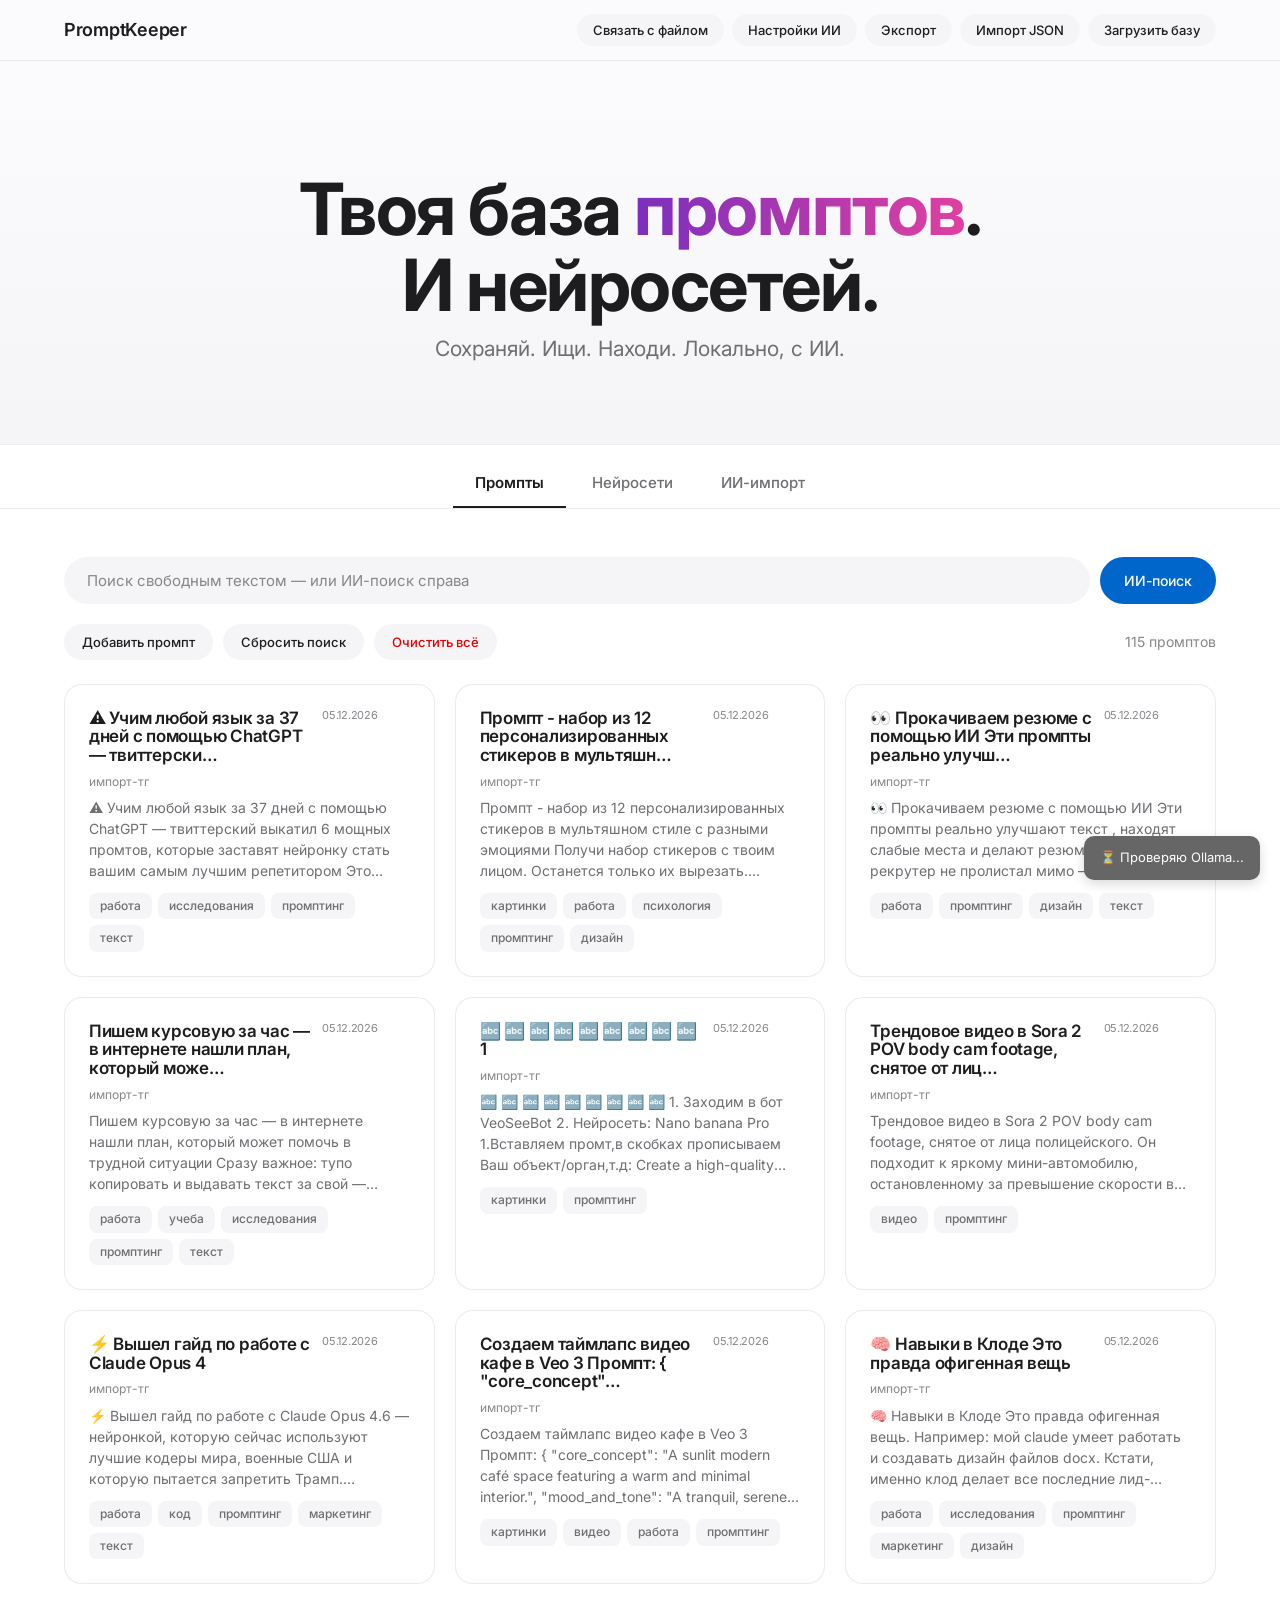
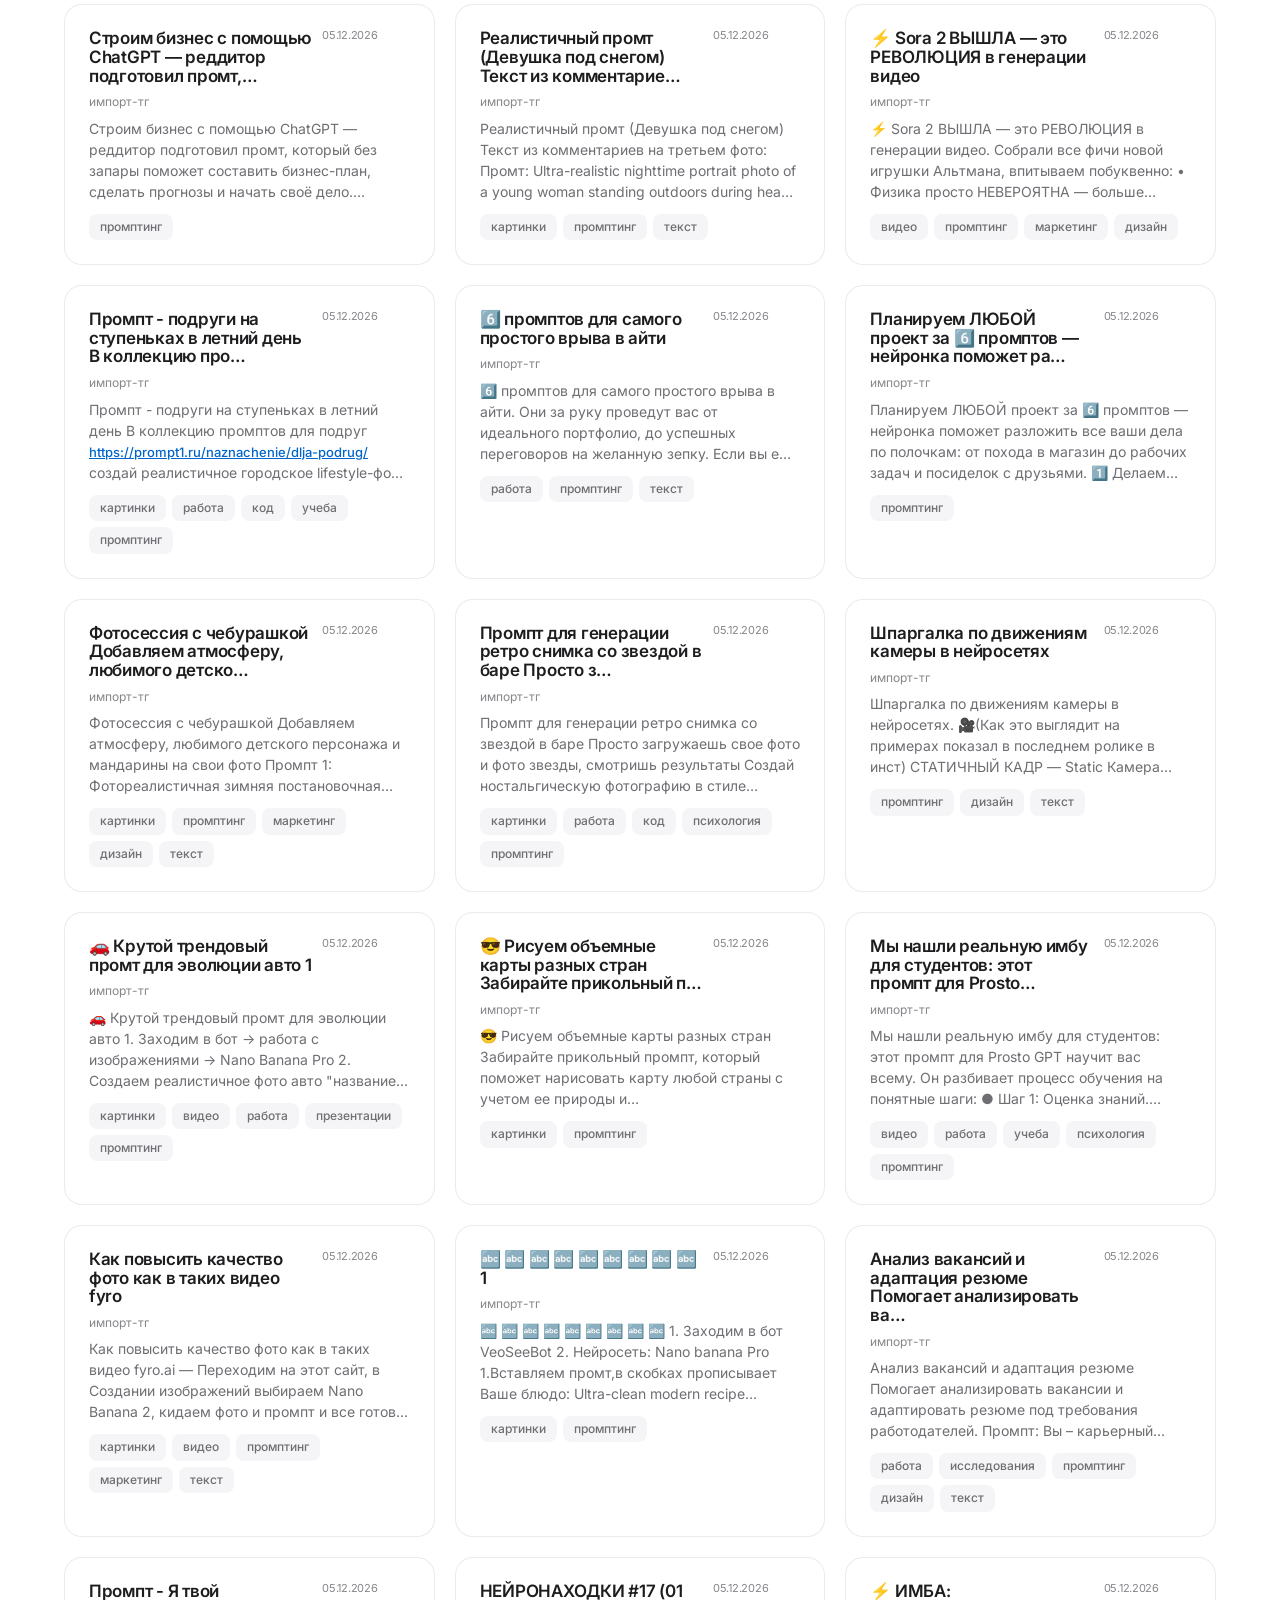
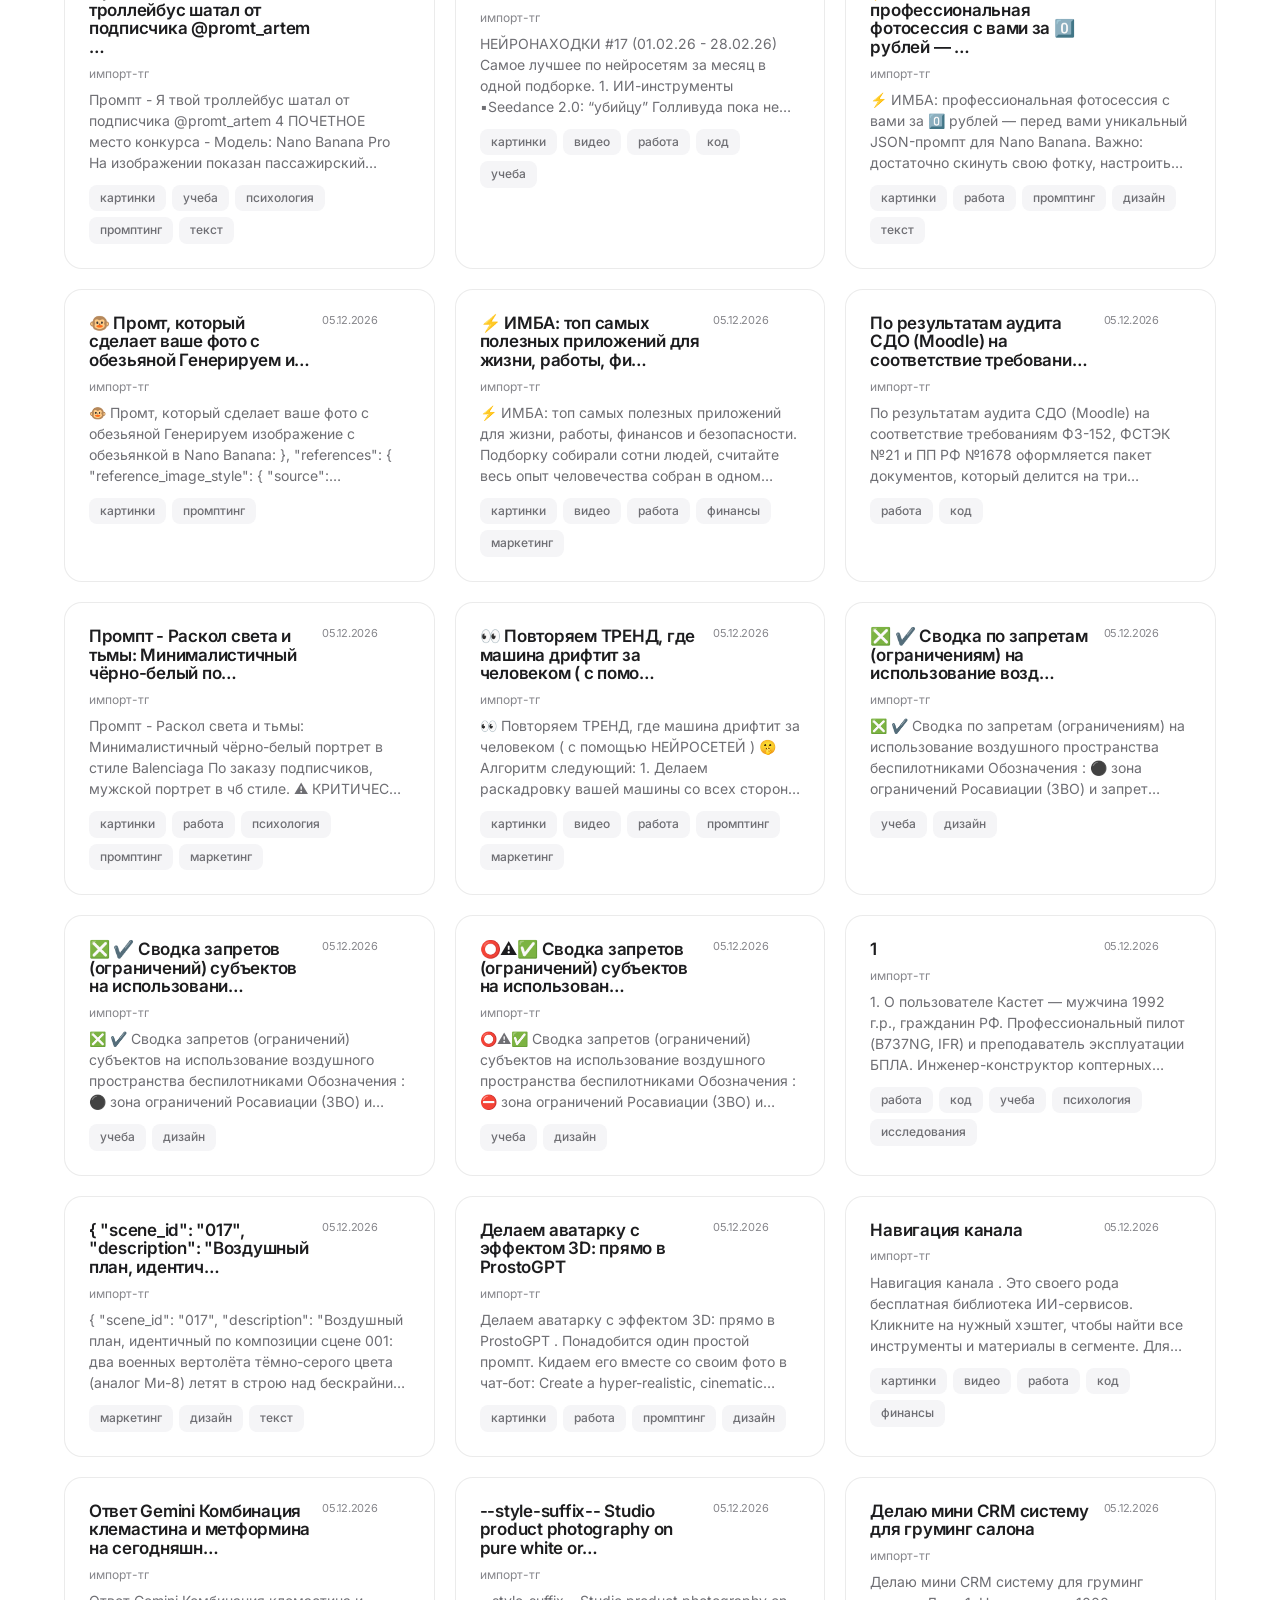
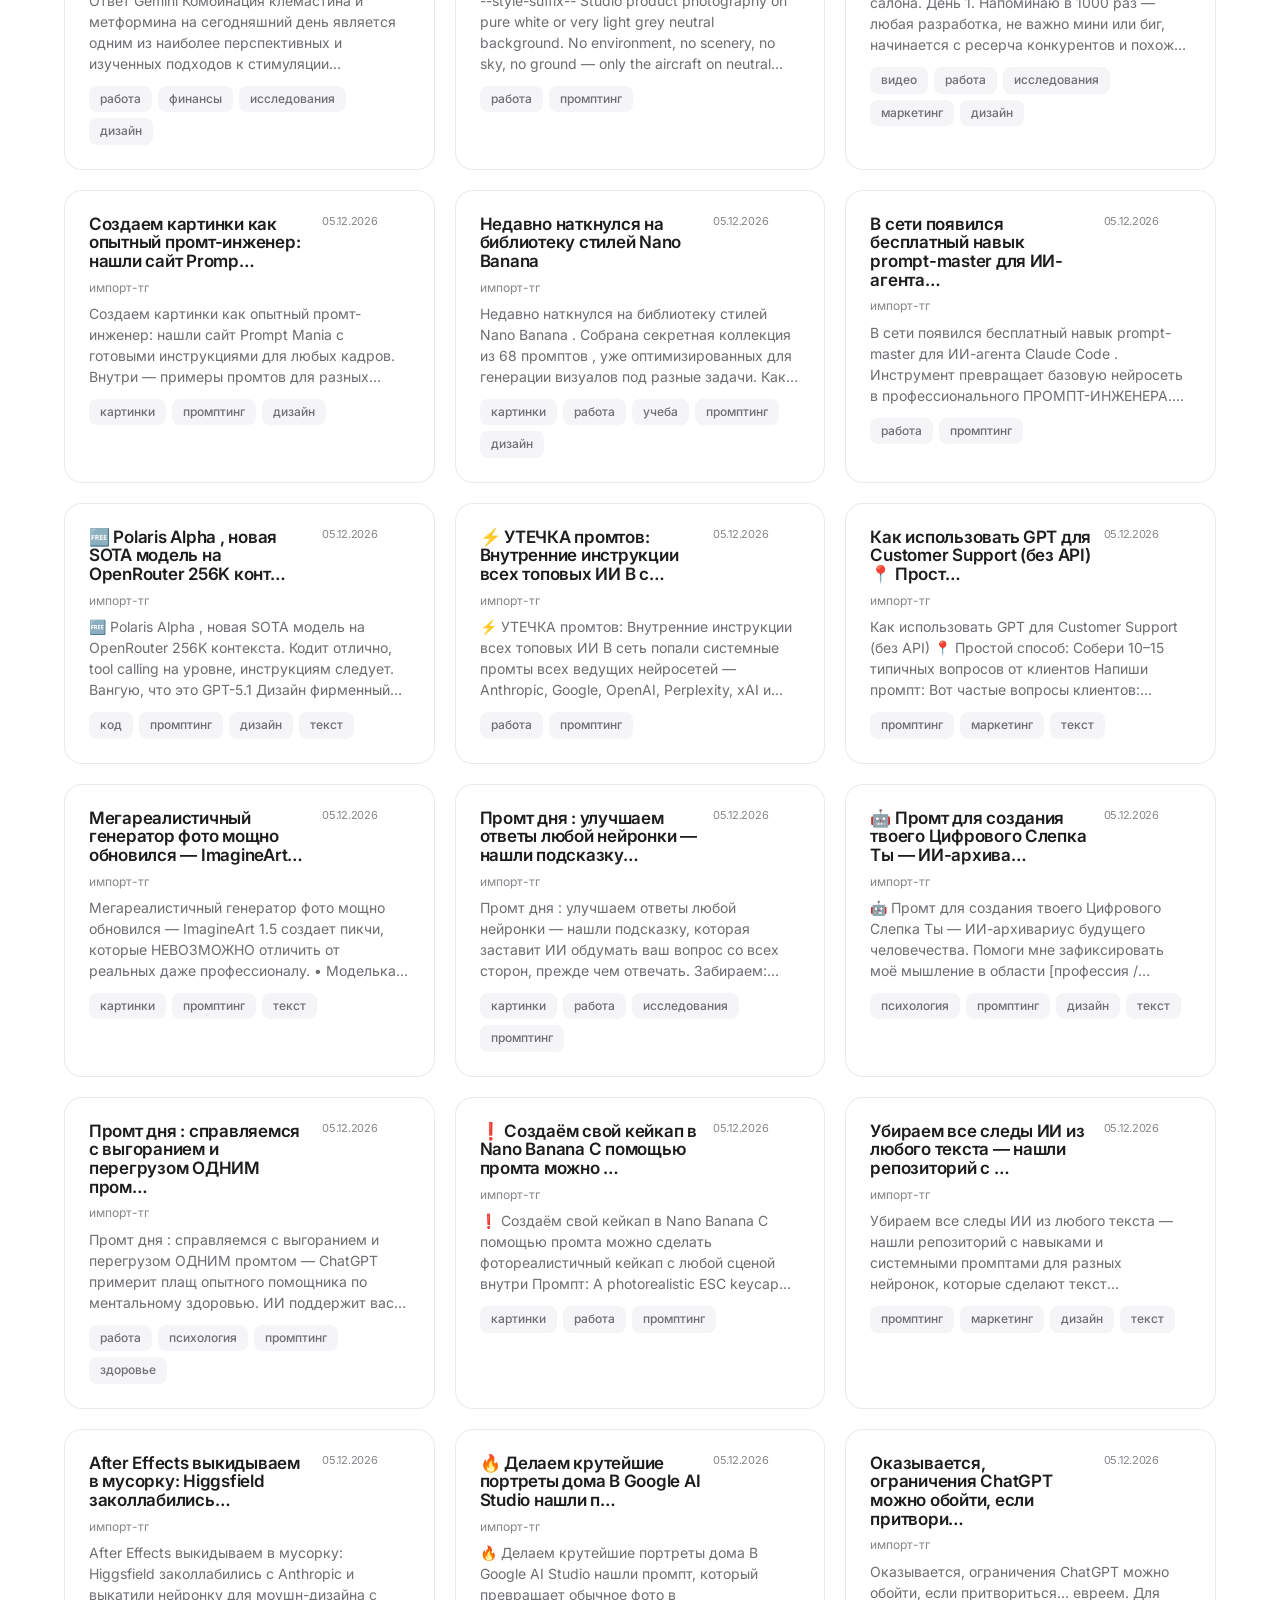
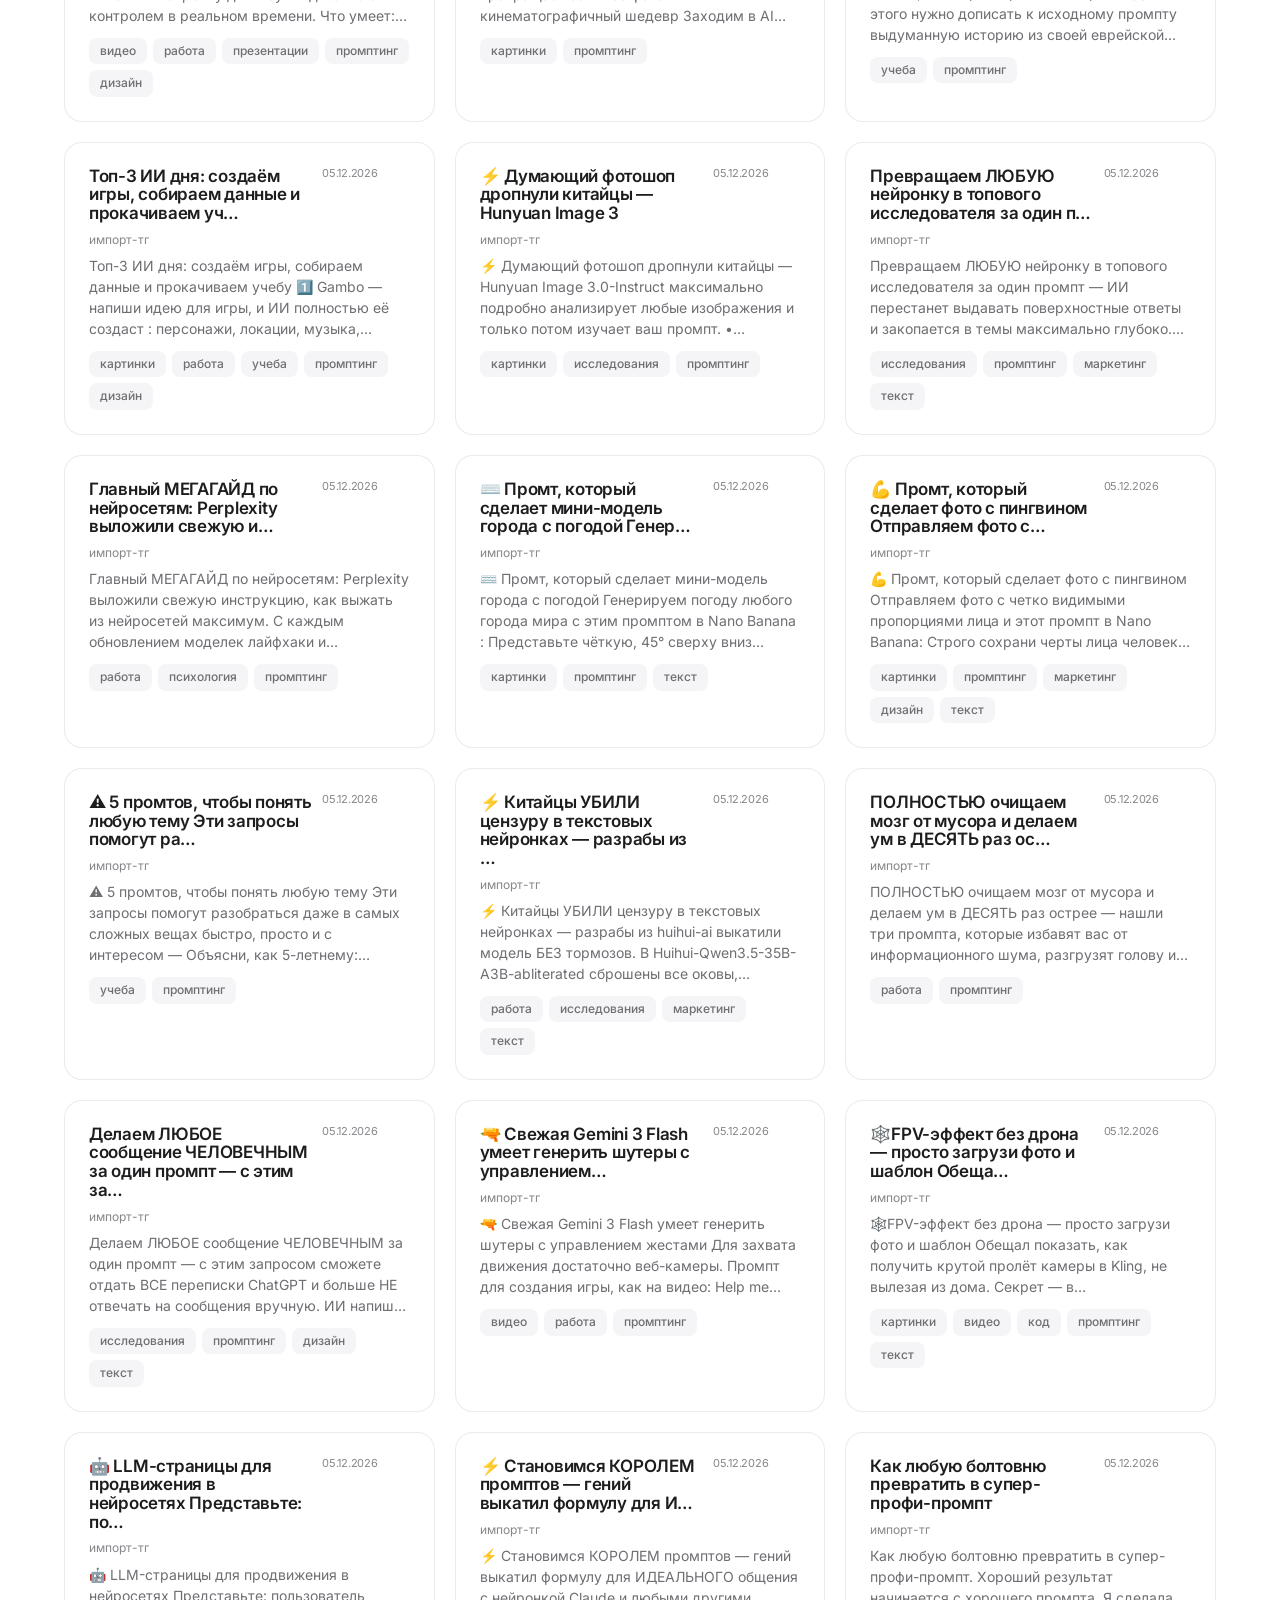
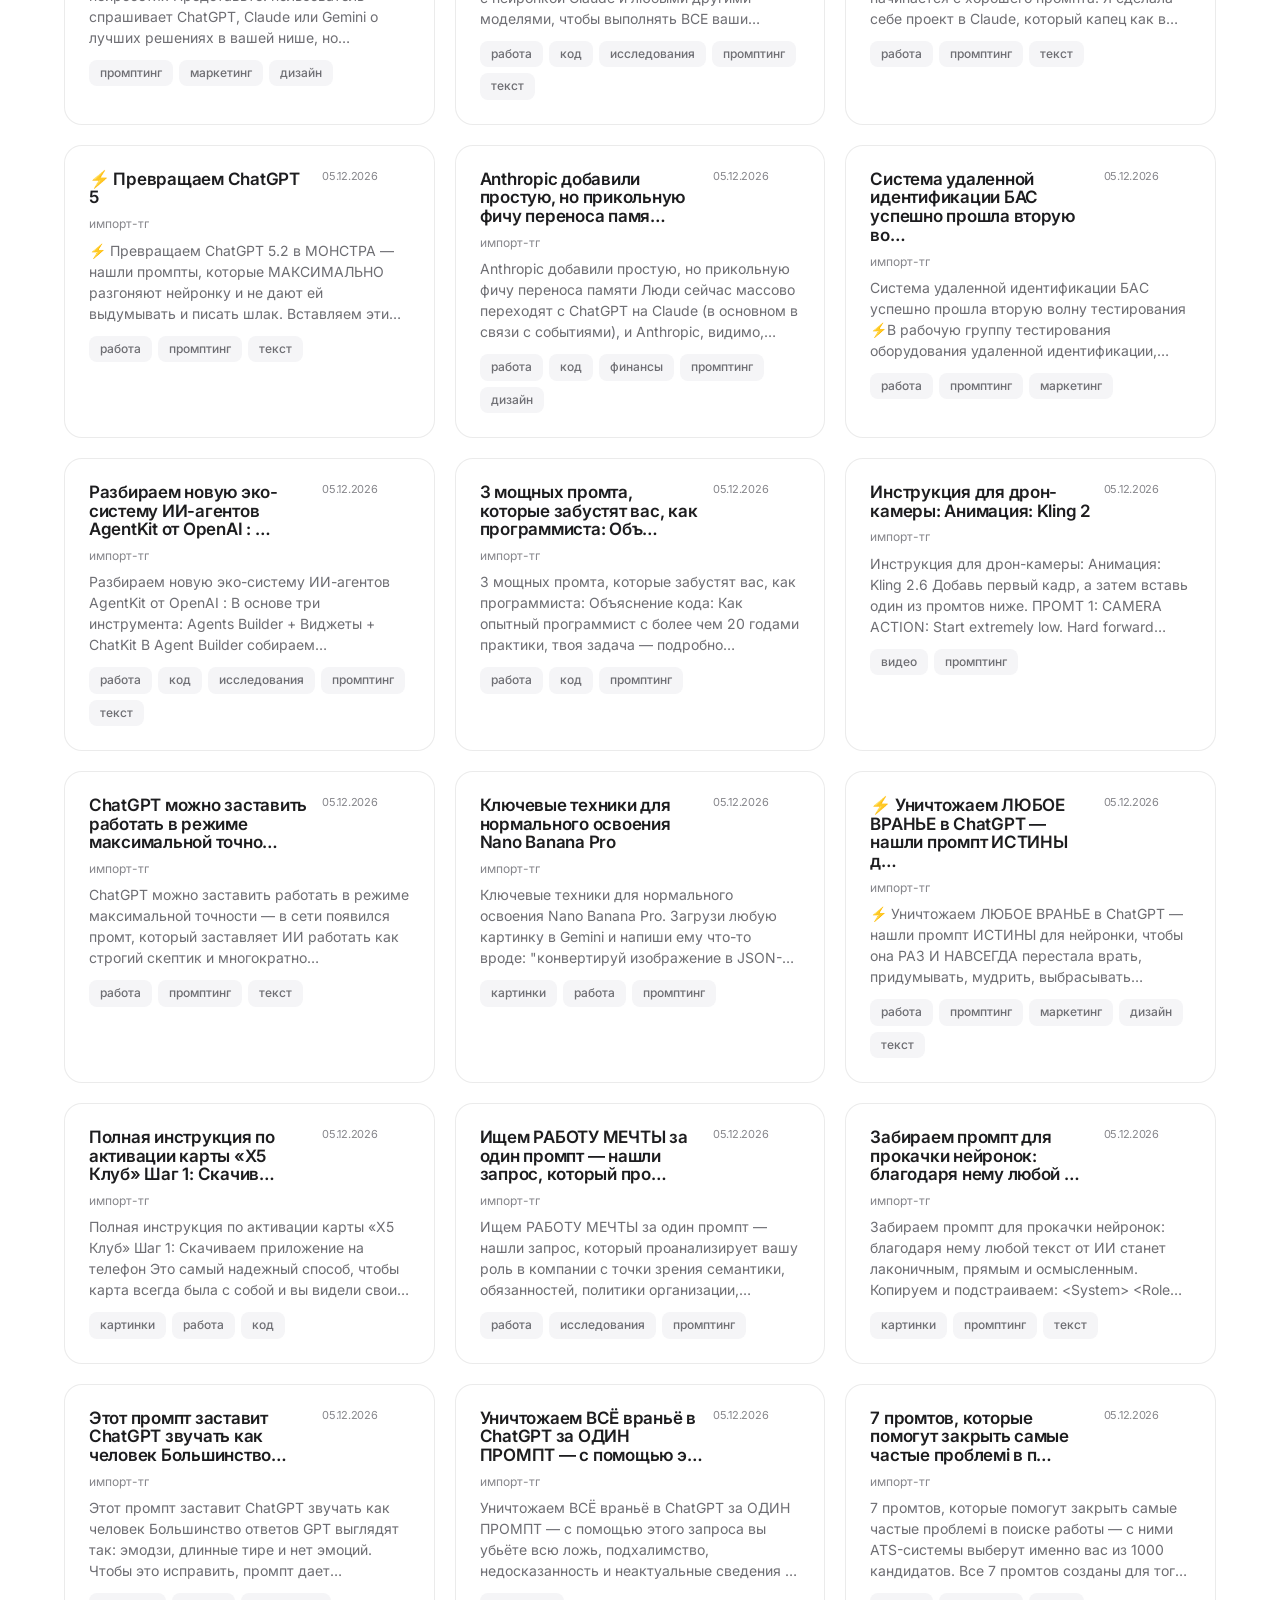
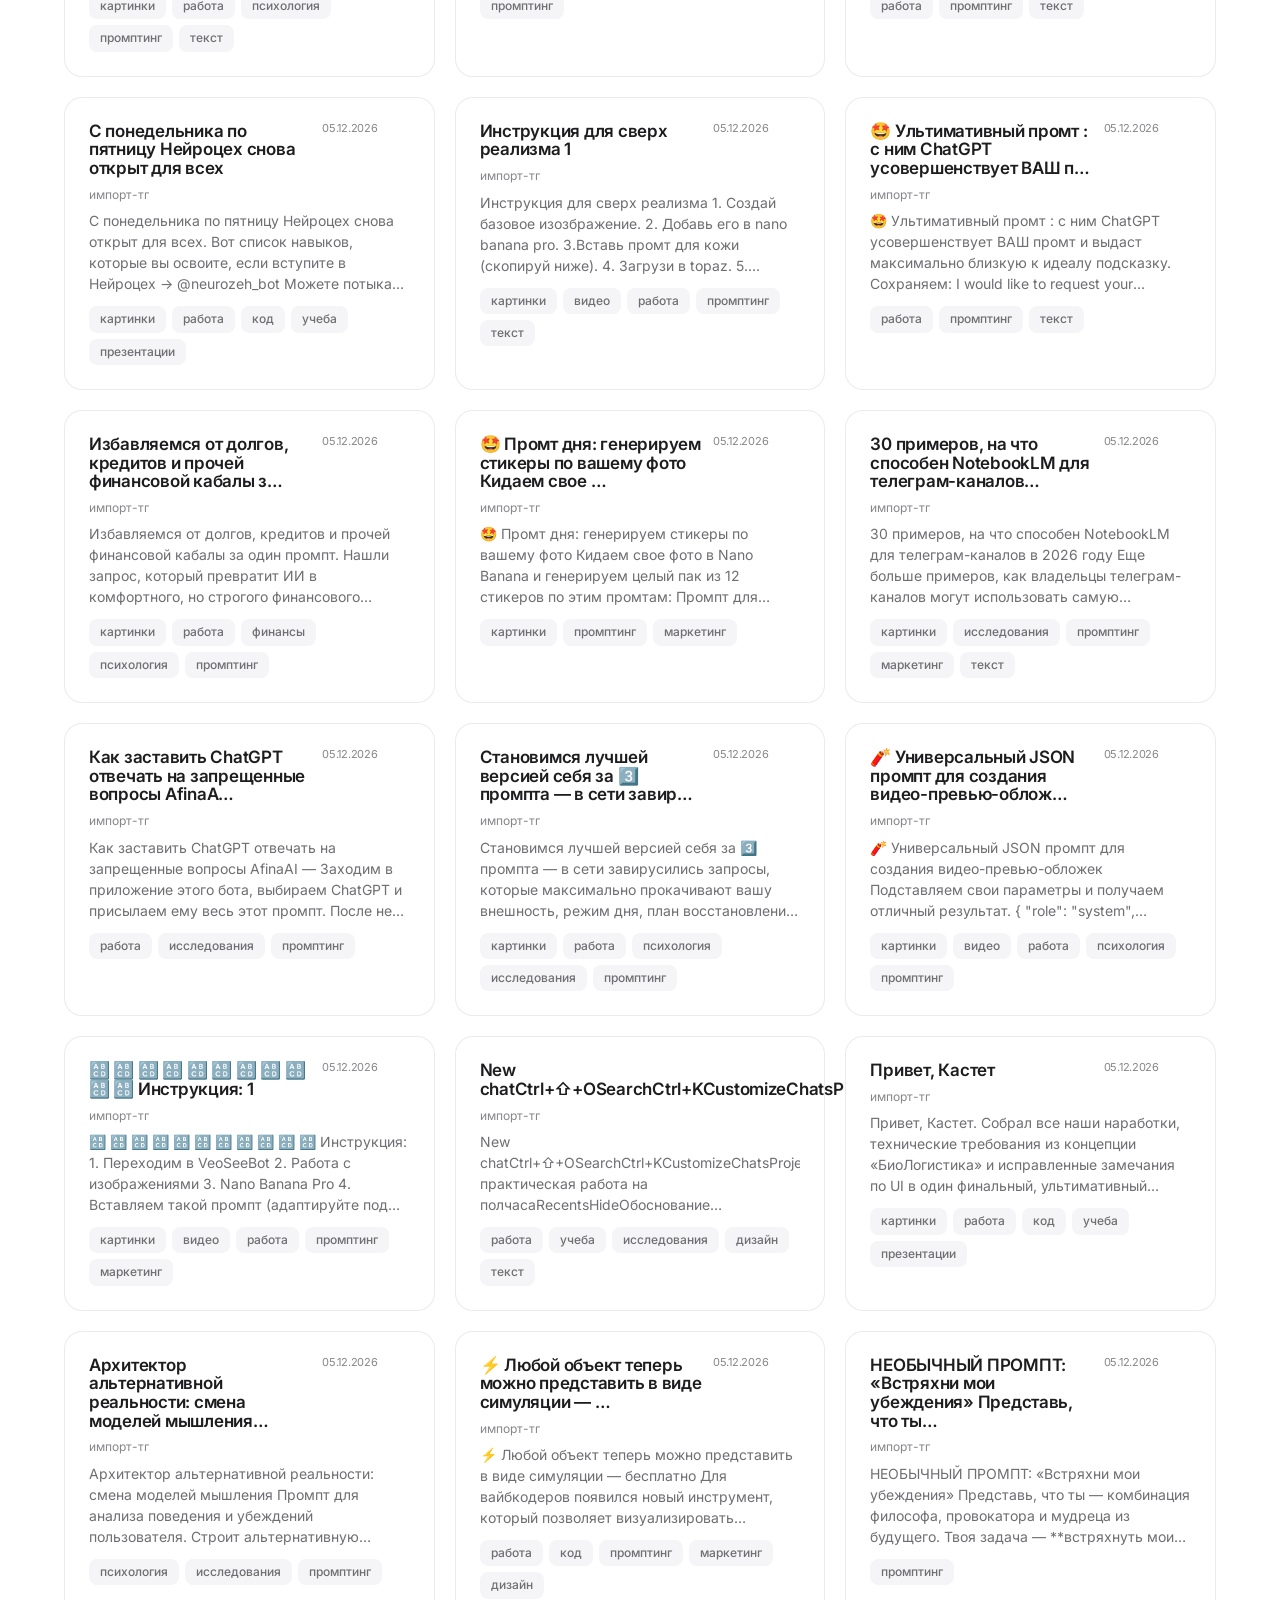
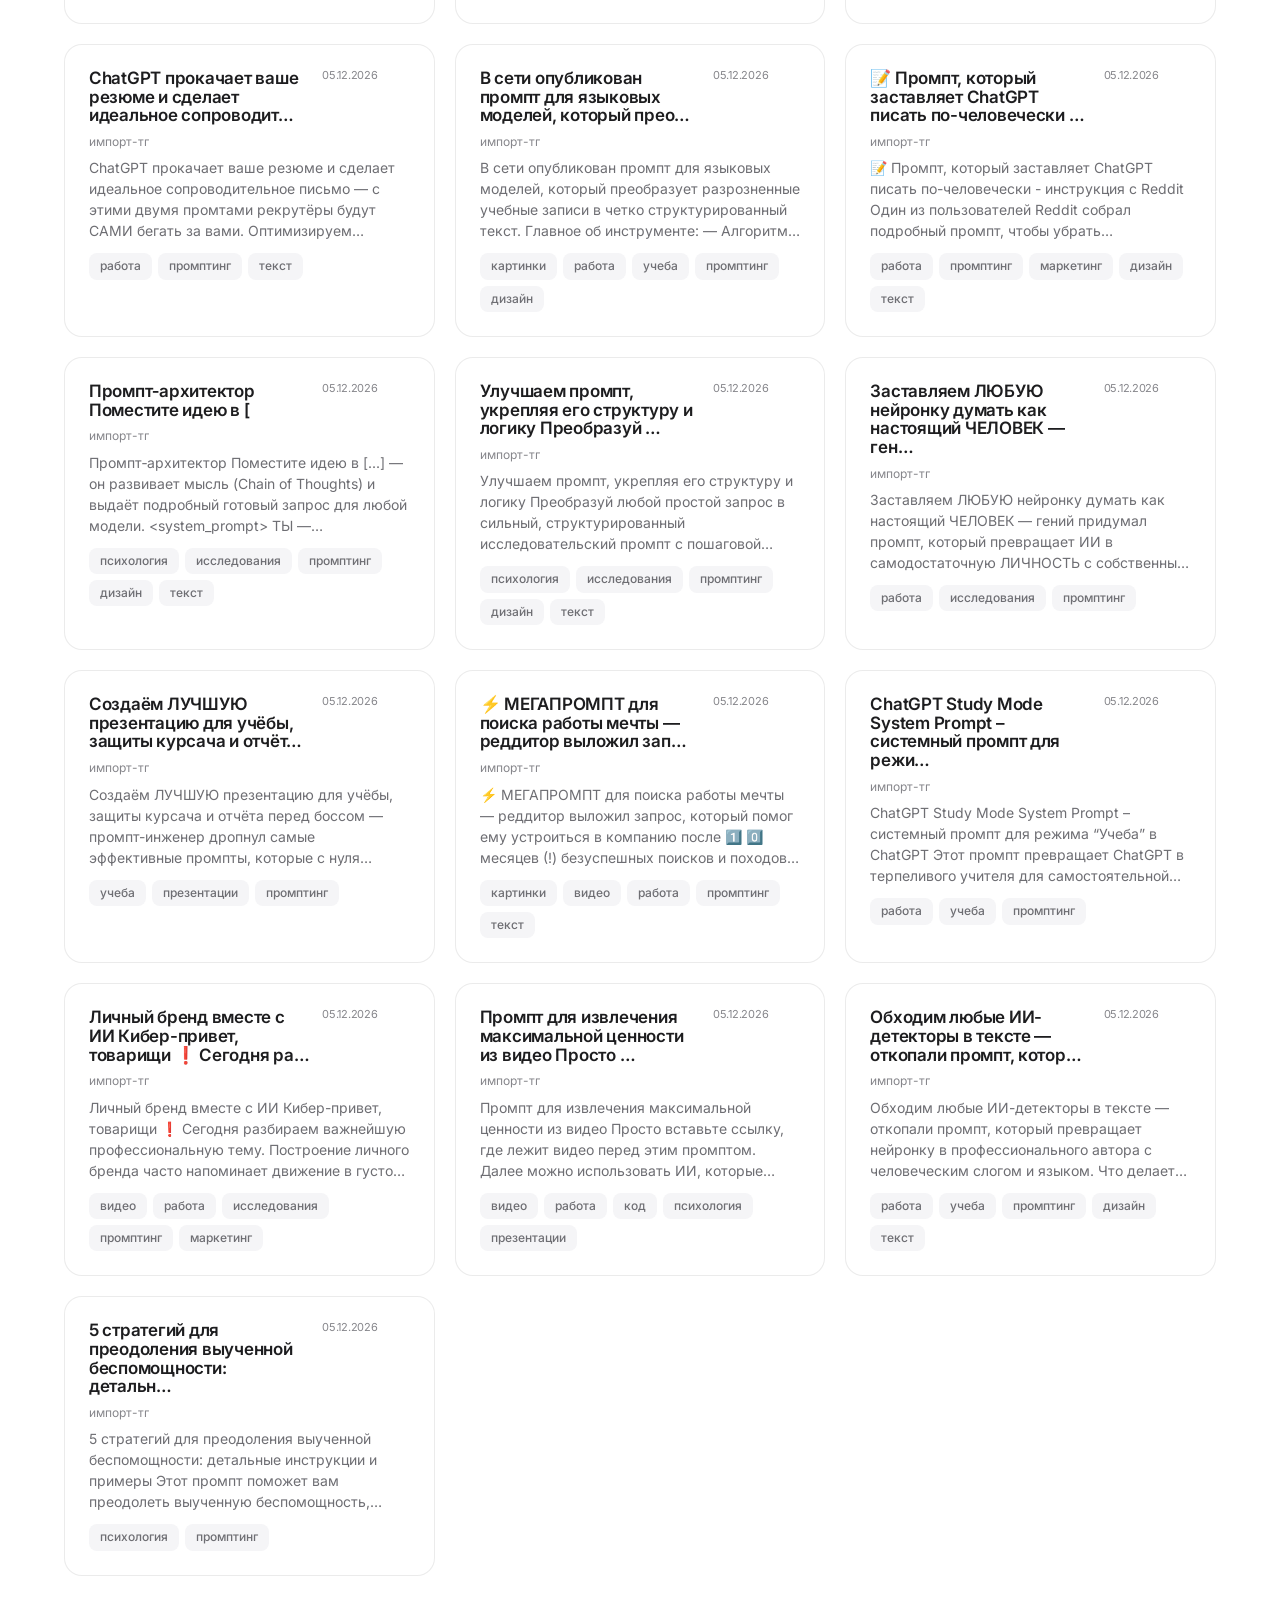
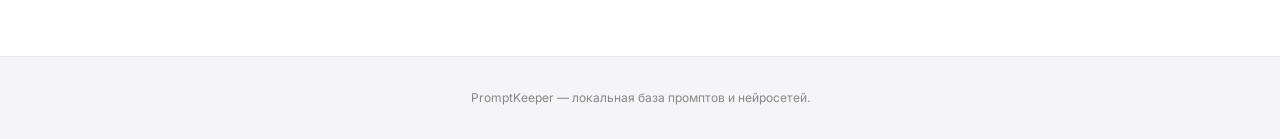
<file: webapp/index.html>
<!doctype html>
<html lang="ru">
<head>
<meta charset="utf-8">
<title>PromptKeeper</title>
<meta name="viewport" content="width=device-width,initial-scale=1">
<link rel="icon" type="image/png" href="icon.png">
<link href="https://fonts.googleapis.com/css2?family=Inter:wght@400;500;600;700&display=swap" rel="stylesheet">
<style>
:root {
  --apple-bg-white: #FFFFFF;
  --apple-bg-dark: #1D1D1F;
  --apple-bg-light-gray: #F5F5F7;
  --apple-bg-elevated: #FBFBFD;
  --apple-text-primary: #1D1D1F;
  --apple-text-secondary: #6E6E73;
  --apple-text-tertiary: #86868B;
  --apple-link-blue: #0066CC;
  --apple-link-blue-hover: #0077ED;
  --apple-accent-green: #2D8C3C;
  --apple-accent-red: #E30000;
  --apple-radius-card: 18px;
  --apple-radius-card-sm: 12px;
  --apple-radius-button: 980px;
  --apple-radius-badge: 8px;
  --apple-shadow-card: 0 2px 8px rgba(0,0,0,.04), 0 8px 24px rgba(0,0,0,.08);
  --apple-shadow-hover: 0 4px 12px rgba(0,0,0,.06), 0 12px 32px rgba(0,0,0,.12);
  --apple-shadow-modal: 0 8px 20px rgba(0,0,0,.08), 0 20px 60px rgba(0,0,0,.16);
  --apple-gradient-text-purple: linear-gradient(90deg, #7B2FBE, #E040A0);
  --apple-gradient-bg-light: linear-gradient(180deg, #FBFBFD 0%, #F5F5F7 100%);
  --apple-font-display: 'SF Pro Display','Inter','Helvetica Neue','Arial',sans-serif;
  --apple-font-text: 'SF Pro Text','Inter','Helvetica Neue','Arial',sans-serif;
}
* { box-sizing: border-box; }
html, body {
  margin: 0; font: 17px/1.53 var(--apple-font-text);
  color: var(--apple-text-primary); background: var(--apple-bg-white);
  -webkit-font-smoothing: antialiased;
}

.topbar {
  position: sticky; top: 0; z-index: 50;
  background: rgba(251,251,253,.8);
  backdrop-filter: saturate(180%) blur(20px);
  -webkit-backdrop-filter: saturate(180%) blur(20px);
  border-bottom: 1px solid rgba(0,0,0,.08);
}
.topbar-inner {
  max-width: 1200px; margin: 0 auto; padding: 14px 24px;
  display: flex; align-items: center; justify-content: space-between; flex-wrap: wrap; gap: 12px;
}
.brand { font-family: var(--apple-font-display); font-weight: 600; font-size: 18px; letter-spacing: -0.015em; }
.topbar .actions { display: flex; gap: 8px; flex-wrap: wrap; align-items: center; }
.topbar .actions button {
  background: var(--apple-bg-light-gray); color: var(--apple-text-primary); border: 0;
  padding: 8px 16px; border-radius: var(--apple-radius-button);
  cursor: pointer; font: 500 13px var(--apple-font-text); transition: background .2s;
}
.topbar .actions button:hover { background: #E8E8ED; }
.topbar .actions button.linked { background: #DCFCE7; color: var(--apple-accent-green); }
.topbar .actions .file-status {
  font-size: 12px; color: var(--apple-text-secondary);
  max-width: 220px; overflow: hidden; text-overflow: ellipsis; white-space: nowrap;
}
.topbar .actions .file-status.linked { color: var(--apple-accent-green); font-weight: 500; }

.hero {
  background: var(--apple-gradient-bg-light); text-align: center;
  padding: 80px 24px 60px; border-bottom: 1px solid rgba(0,0,0,.06);
}
.hero h1 {
  font-family: var(--apple-font-display);
  font-size: 48px; font-weight: 700;
  line-height: 1.05; letter-spacing: -0.02em; margin: 0 0 12px;
}
.hero h1 .gradient {
  background: var(--apple-gradient-text-purple);
  -webkit-background-clip: text; -webkit-text-fill-color: transparent;
  background-clip: text;
}
.hero p {
  font-size: 21px; font-weight: 400; color: var(--apple-text-secondary);
  max-width: 640px; margin: 0 auto; line-height: 1.4;
}
@media (min-width: 734px)  { .hero h1 { font-size: 56px; } }
@media (min-width: 1068px) { .hero h1 { font-size: 72px; } .hero { padding: 110px 24px 80px; } }

nav.tabs {
  display: flex; justify-content: center; gap: 4px;
  background: var(--apple-bg-white);
  padding: 16px 24px 0; border-bottom: 1px solid rgba(0,0,0,.08);
  position: sticky; top: 56px; z-index: 40;
}
nav.tabs button {
  background: none; border: 0; color: var(--apple-text-secondary);
  padding: 12px 22px 14px; cursor: pointer;
  font: 500 15px var(--apple-font-text);
  border-bottom: 2px solid transparent;
  transition: color .2s, border-color .2s;
}
nav.tabs button:hover { color: var(--apple-text-primary); }
nav.tabs button.active {
  color: var(--apple-text-primary); border-bottom-color: var(--apple-text-primary); font-weight: 600;
}

main { max-width: 1200px; margin: 0 auto; padding: 48px 24px 80px; }

.search-bar { display: flex; gap: 10px; margin-bottom: 20px; flex-wrap: wrap; }
.search-bar input {
  flex: 1; min-width: 240px;
  background: var(--apple-bg-light-gray); color: var(--apple-text-primary);
  border: 1px solid transparent; border-radius: var(--apple-radius-button);
  padding: 13px 22px; font: 15px var(--apple-font-text);
  transition: background .2s, border-color .2s, box-shadow .2s;
}
.search-bar input::placeholder { color: var(--apple-text-tertiary); }
.search-bar input:focus {
  outline: 0; background: var(--apple-bg-white);
  border-color: var(--apple-link-blue); box-shadow: 0 0 0 4px rgba(0,102,204,.12);
}
.search-bar button, button.primary {
  background: var(--apple-link-blue); color: #fff; border: 0;
  padding: 13px 24px; border-radius: var(--apple-radius-button);
  cursor: pointer; font: 500 14px var(--apple-font-text);
  transition: background .2s, transform .15s;
}
.search-bar button:hover, button.primary:hover { background: var(--apple-link-blue-hover); }
.search-bar button:active, button.primary:active { transform: scale(.97); }

button.ghost {
  background: var(--apple-bg-light-gray); color: var(--apple-text-primary);
  border: 0; padding: 10px 18px; border-radius: var(--apple-radius-button);
  cursor: pointer; font: 500 13px var(--apple-font-text);
  transition: background .2s;
}
button.ghost:hover { background: #E8E8ED; }
button.ghost.danger-ghost { color: var(--apple-accent-red); }
button.ghost.danger-ghost:hover { background: #FFEBEB; }

.tools-row { display: flex; gap: 10px; margin-bottom: 24px; flex-wrap: wrap; align-items: center; }
.counter { color: var(--apple-text-tertiary); font-size: 14px; margin-left: auto; }

.grid { display: grid; gap: 20px; grid-template-columns: repeat(auto-fill, minmax(280px, 1fr)); }
.card {
  background: var(--apple-bg-white);
  border: 1px solid rgba(0,0,0,.08);
  border-radius: var(--apple-radius-card);
  padding: 24px; cursor: pointer; position: relative;
  transition: box-shadow .3s, transform .3s, border-color .2s;
}
.card:hover {
  box-shadow: var(--apple-shadow-hover);
  transform: translateY(-3px); border-color: rgba(0,0,0,.04);
}
.card .title {
  font-family: var(--apple-font-display); font-weight: 600;
  font-size: 17px; letter-spacing: -0.015em; line-height: 1.1;
  margin-bottom: 8px; padding-right: 32px;
  display: flex; justify-content: space-between; gap: 10px; align-items: flex-start;
}
.card .meta { color: var(--apple-text-tertiary); font-size: 12px; margin-bottom: 6px; }
.card .text {
  color: var(--apple-text-secondary); font-size: 14px; line-height: 1.5;
  display: -webkit-box; -webkit-line-clamp: 4; -webkit-box-orient: vertical; overflow: hidden;
}
.card a { color: var(--apple-link-blue); text-decoration: none; font-size: 13px; font-weight: 500; }
.card a:hover { color: var(--apple-link-blue-hover); text-decoration: underline; }
.card .del {
  position: absolute; top: 12px; right: 12px;
  background: transparent; border: 0; color: var(--apple-text-tertiary);
  width: 28px; height: 28px; border-radius: 50%;
  font-size: 18px; line-height: 1; cursor: pointer; padding: 0;
  display: flex; align-items: center; justify-content: center;
  transition: background .2s, color .2s; opacity: 0;
}
.card:hover .del { opacity: 1; }
.card .del:hover { background: #FFEBEB; color: var(--apple-accent-red); }

.tags { margin-top: 12px; display: flex; flex-wrap: wrap; gap: 6px; }
.tag {
  background: var(--apple-bg-light-gray); color: var(--apple-text-secondary);
  padding: 4px 11px; border-radius: var(--apple-radius-badge);
  font-size: 12px; font-weight: 500;
}
.score {
  background: var(--apple-link-blue); color: #fff;
  padding: 3px 9px; border-radius: var(--apple-radius-badge);
  font-size: 11px; font-weight: 600; flex-shrink: 0;
}

.empty {
  text-align: center; color: var(--apple-text-tertiary);
  padding: 80px 20px; font-size: 15px; line-height: 1.5;
  grid-column: 1 / -1;
}

.modal {
  position: fixed; inset: 0; background: rgba(0,0,0,.4);
  backdrop-filter: blur(20px); -webkit-backdrop-filter: blur(20px);
  display: none; align-items: center; justify-content: center;
  z-index: 100; padding: 20px;
}
.modal.show { display: flex; }
.modal-card {
  background: var(--apple-bg-white); border-radius: 20px;
  padding: 32px; width: 100%; max-width: 560px;
  max-height: 90vh; overflow-y: auto;
  position: relative; box-shadow: var(--apple-shadow-modal);
}
.modal-card .close {
  position: absolute; top: 14px; right: 16px;
  background: var(--apple-bg-light-gray); border: 0;
  color: var(--apple-text-secondary);
  width: 32px; height: 32px; border-radius: 50%;
  font-size: 18px; cursor: pointer;
}
.modal-card h2 {
  font-family: var(--apple-font-display);
  font-size: 24px; font-weight: 600; letter-spacing: -0.015em;
  margin: 0 0 16px;
}

label {
  display: block; margin-top: 16px;
  font-size: 11px; font-weight: 600; color: var(--apple-text-secondary);
  text-transform: uppercase; letter-spacing: 0.06em;
}
input[type=text], input[type=url], input[type=password], textarea {
  width: 100%; padding: 11px 14px; border-radius: var(--apple-radius-card-sm);
  border: 1px solid rgba(0,0,0,.12);
  background: var(--apple-bg-white); color: var(--apple-text-primary);
  font: 15px var(--apple-font-text); margin-top: 6px;
  transition: border-color .2s, box-shadow .2s;
}
input:focus, textarea:focus {
  outline: 0; border-color: var(--apple-link-blue);
  box-shadow: 0 0 0 3px rgba(0,102,204,.15);
}
textarea { resize: vertical; font-family: inherit; line-height: 1.5; }

.modal-actions {
  display: flex; gap: 10px; justify-content: flex-end;
  margin-top: 24px; flex-wrap: wrap;
}
button.danger {
  background: #FFEBEB; color: var(--apple-accent-red); border: 0;
  padding: 10px 18px; border-radius: var(--apple-radius-button);
  cursor: pointer; font: 500 13px var(--apple-font-text);
}
button.danger:hover { background: #FFDADA; }

.panel { display: none; animation: fade .25s ease; }
.panel.active { display: block; }
@keyframes fade { from { opacity: 0; transform: translateY(8px); } }

.import-box {
  background: var(--apple-bg-light-gray); border-radius: var(--apple-radius-card);
  padding: 32px; margin-bottom: 16px;
}
.import-box h3 {
  margin: 0 0 8px; font-family: var(--apple-font-display);
  font-size: 28px; font-weight: 600; letter-spacing: -0.015em; line-height: 1.1;
}
.hint { color: var(--apple-text-secondary); font-size: 15px; line-height: 1.5; }
.result-box {
  margin-top: 16px; padding: 16px;
  background: var(--apple-bg-white); border-radius: var(--apple-radius-card-sm);
  max-height: 280px; overflow-y: auto;
  font: 13px/1.5 'SF Mono', ui-monospace, Menlo, monospace;
  white-space: pre-wrap; color: var(--apple-text-secondary);
  border: 1px solid rgba(0,0,0,.08);
}
.row { display: flex; gap: 16px; flex-wrap: wrap; align-items: center; }
.row label.radio {
  display: inline-flex; align-items: center; gap: 6px;
  color: var(--apple-text-primary); font-size: 14px; cursor: pointer;
  text-transform: none; letter-spacing: 0; font-weight: 400; margin-top: 0;
}
hr { border: 0; border-top: 1px solid rgba(0,0,0,.08); margin: 24px 0; }
a { color: var(--apple-link-blue); }

.toast {
  position: fixed; bottom: 32px; right: 32px;
  background: var(--apple-bg-dark); color: #fff;
  padding: 14px 22px; border-radius: var(--apple-radius-button);
  font: 500 14px var(--apple-font-text);
  z-index: 1000; box-shadow: 0 8px 24px rgba(0,0,0,.2);
  animation: slidein .3s cubic-bezier(.2,.8,.2,1);
}
.toast.error { background: var(--apple-accent-red); }
@keyframes slidein { from { transform: translateY(20px); opacity: 0; } }

footer {
  background: var(--apple-bg-light-gray); padding: 32px 24px;
  text-align: center; color: var(--apple-text-tertiary);
  font-size: 12px; border-top: 1px solid rgba(0,0,0,.06);
}
</style>
</head>
<body>

<div class="topbar">
  <div class="topbar-inner">
    <div class="brand">PromptKeeper</div>
    <div class="actions">
      <span id="file-status" class="file-status"></span>
      <button id="bind-file-btn" title="Связать с JSON-файлом для автосохранения">Связать с файлом</button>
      <button id="settings-btn">Настройки ИИ</button>
      <button id="export-btn">Экспорт</button>
      <button id="import-btn">Импорт JSON</button>
      <button id="reload-base-btn" title="Загрузить базовые промпты и нейросети">Загрузить базу</button>
      <input type="file" id="import-file" accept=".json" hidden>
    </div>
  </div>
</div>

<section class="hero">
  <h1>Твоя база <span class="gradient">промптов</span>.<br>И нейросетей.</h1>
  <p>Сохраняй. Ищи. Находи. Локально, с ИИ.</p>
</section>

<nav class="tabs">
  <button class="active" data-panel="prompts">Промпты</button>
  <button data-panel="tools">Нейросети</button>
  <button data-panel="ai-import">ИИ-импорт</button>
</nav>

<main>

<section class="panel active" id="panel-prompts">
  <div class="search-bar">
    <input id="search-prompts" placeholder="Поиск свободным текстом — или ИИ-поиск справа">
    <button id="ai-search-prompts">ИИ-поиск</button>
  </div>
  <div class="tools-row">
    <button class="ghost" id="add-prompt">Добавить промпт</button>
    <button class="ghost" id="reset-prompts">Сбросить поиск</button>
    <button class="ghost danger-ghost" id="clear-prompts">Очистить всё</button>
    <span class="counter" id="cnt-prompts">0 промптов</span>
  </div>
  <div class="grid" id="prompts-grid"></div>
</section>

<section class="panel" id="panel-tools">
  <div class="search-bar">
    <input id="search-tools" placeholder="Что хочешь сделать? Например: убрать вотермарк с видео">
    <button id="ai-search-tools">Подобрать нейросеть</button>
  </div>
  <div class="tools-row">
    <button class="ghost" id="add-tool">Добавить нейросеть</button>
    <button class="ghost" id="seed-tools">Загрузить стартовую базу</button>
    <button class="ghost" id="reset-tools">Сбросить поиск</button>
    <span class="counter" id="cnt-tools">0 нейросетей</span>
  </div>
  <div class="grid" id="tools-grid"></div>
</section>

<section class="panel" id="panel-ai-import">
  <div class="import-box">
    <h3>ИИ-импорт из текста.</h3>
    <p class="hint">Вставь переписку из Telegram, статью или заметку. ИИ найдёт промпты и ссылки на нейросети и добавит в базу.</p>
    <textarea id="import-text" rows="8" placeholder="Вставь сюда переписку из тг или любой текст"></textarea>
    <div class="row" style="margin-top:10px">
      <label class="radio"><input type="radio" name="ai-mode" value="prompts" checked> Промпты</label>
      <label class="radio"><input type="radio" name="ai-mode" value="tools"> Нейросети</label>
      <label class="radio"><input type="radio" name="ai-mode" value="both"> Всё что найдёт</label>
      <button class="primary" id="ai-import-btn" style="margin-left:auto">Распарсить через ИИ</button>
    </div>
    <div class="result-box" id="ai-import-result" hidden></div>
  </div>

  <div class="import-box">
    <h3>База в одном JSON-файле.</h3>
    <p class="hint">Привяжи базу к JSON-файлу на диске — изменения будут сохраняться в него автоматически. Идеально для бэкапа в Dropbox, Google Drive или просто на флешку.</p>
    <div class="row" style="margin-top:14px">
      <button class="primary" id="bind-file-btn-2">Выбрать или создать JSON-файл</button>
      <button class="ghost" id="unbind-file-btn">Отвязать</button>
    </div>
  </div>
</section>

</main>

<footer>
  PromptKeeper — локальная база промптов и нейросетей.
</footer>

<div class="modal" id="settings-modal">
  <div class="modal-card">
    <button class="close" data-close>×</button>
    <h2>Подключение ИИ</h2>
    <p class="hint">Используется <b>OpenRouter</b> с бесплатной Llama 3.3 70B — работает в любом регионе, отлично с русским. Ключ — на <a href="https://openrouter.ai/keys" target="_blank">openrouter.ai/keys</a> (вход через Google → «Create Key», карта не нужна).</p>
    <label>OpenRouter API ключ</label>
    <input type="password" id="api-key" placeholder="sk-or-v1-...">
    <p class="hint" style="margin-top:8px">Ключ хранится только в браузере, отправляется лишь на openrouter.ai.</p>
    <div class="modal-actions">
      <button class="ghost" data-close>Отмена</button>
      <button class="primary" id="save-key">Сохранить</button>
    </div>
  </div>
</div>

<div class="modal" id="item-modal">
  <div class="modal-card">
    <button class="close" data-close>×</button>
    <h2 id="item-title">Элемент</h2>
    <div id="item-body"></div>
  </div>
</div>

<script src="bundled-data.js"></script>
<script>
// ===== STORAGE: IndexedDB =====
const DB_NAME = 'promptkeeper'; const DB_VERSION = 1;
let db, fileHandle = null;

function openDB() {
  return new Promise((resolve, reject) => {
    const req = indexedDB.open(DB_NAME, DB_VERSION);
    req.onupgradeneeded = e => {
      const d = e.target.result;
      if (!d.objectStoreNames.contains('prompts')) d.createObjectStore('prompts', {keyPath:'id'});
      if (!d.objectStoreNames.contains('tools'))   d.createObjectStore('tools',   {keyPath:'id'});
      if (!d.objectStoreNames.contains('config'))  d.createObjectStore('config',  {keyPath:'key'});
    };
    req.onsuccess = () => resolve(req.result);
    req.onerror = () => reject(req.error);
  });
}
function tx(store, mode='readonly') { return db.transaction(store, mode).objectStore(store); }
function getAll(store) { return new Promise(r => { const q = tx(store).getAll(); q.onsuccess = () => r(q.result || []); }); }
function put(store, obj) { return new Promise((r,j) => { const q = tx(store,'readwrite').put(obj); q.onsuccess=()=>r(); q.onerror=()=>j(q.error); }); }
function del(store, id) { return new Promise(r => { tx(store,'readwrite').delete(id).onsuccess = () => r(); }); }
function clearStore(store) { return new Promise(r => { tx(store,'readwrite').clear().onsuccess = () => r(); }); }
async function getConfig(key) { return new Promise(r => { tx('config').get(key).onsuccess = e => r(e.target.result?.value); }); }
async function setConfig(key, value) { await put('config', {key, value}); }

// ===== STATE =====
let state = { prompts: [], tools: [], filtered: {prompts:null, tools:null} };

// ===== UI =====
const $ = s => document.querySelector(s);
const $$ = s => Array.from(document.querySelectorAll(s));
function esc(s) { return String(s||'').replace(/[&<>"']/g, c => ({'&':'&amp;','<':'&lt;','>':'&gt;','"':'&quot;',"'":'&#39;'}[c])); }
function fmtDate(iso) { try { return new Date(iso).toLocaleDateString('ru-RU'); } catch { return ''; } }
function titleFromText(t) {
  const s = String(t||'').trim().split(/[\r\n.!?]/)[0].trim();
  return s.length > 60 ? s.slice(0,60) + '…' : (s || 'промпт');
}
function linkify(htmlEscaped) {
  return String(htmlEscaped||'').replace(/(https?:\/\/[^\s<]+[^\s.,;:!?<\)\]])/g,
    '<a href="$1" target="_blank" rel="noopener noreferrer" onclick="event.stopPropagation()" style="color:var(--apple-link-blue);text-decoration:underline">$1</a>');
}
function toast(msg, ok=true) {
  const t = document.createElement('div');
  t.className = 'toast' + (ok ? '' : ' error');
  t.textContent = msg;
  document.body.appendChild(t);
  setTimeout(() => t.remove(), 2800);
}

$$('nav.tabs button').forEach(b => b.addEventListener('click', () => {
  $$('nav.tabs button').forEach(x => x.classList.remove('active'));
  $$('.panel').forEach(x => x.classList.remove('active'));
  b.classList.add('active');
  $('#panel-' + b.dataset.panel).classList.add('active');
}));

function renderPrompts() {
  const list = state.filtered.prompts || state.prompts;
  $('#cnt-prompts').textContent = list.length + ' промптов';
  const g = $('#prompts-grid');
  if (!list.length) { g.innerHTML = '<div class="empty">Пока пусто. Добавь промпт вручную или импортируй JSON / текст.</div>'; return; }
  g.innerHTML = list.map(p => `
    <div class="card" data-id="${p.id}">
      <button class="del" data-del-prompt="${p.id}" title="Удалить">×</button>
      <div class="title">
        <span>${esc(titleFromText(p.text))}${p.score?` <span class="score">${p.score}</span>`:''}</span>
        <span style="font-size:11px;color:#86868B;font-weight:400">${fmtDate(p.createdAt)}</span>
      </div>
      ${p.ai?`<div class="meta">${esc(p.ai)}</div>`:''}
      <div class="text">${linkify(esc(p.text||''))}</div>
      ${(p.tags||[]).length?`<div class="tags">${p.tags.map(t=>`<span class="tag">${esc(t)}</span>`).join('')}</div>`:''}
    </div>`).join('');
  g.querySelectorAll('[data-del-prompt]').forEach(b => b.addEventListener('click', async e => {
    e.stopPropagation();
    if (!confirm('Удалить этот промпт?')) return;
    await del('prompts', b.dataset.delPrompt);
    state.prompts = state.prompts.filter(p => p.id !== b.dataset.delPrompt);
    if (state.filtered.prompts) state.filtered.prompts = state.filtered.prompts.filter(p => p.id !== b.dataset.delPrompt);
    renderPrompts(); syncToFile(); toast('Удалено');
  }));
  g.querySelectorAll('.card').forEach(c => c.addEventListener('click', () => openPromptView(state.prompts.find(p=>p.id===c.dataset.id))));
}
function renderTools() {
  const list = state.filtered.tools || state.tools;
  $('#cnt-tools').textContent = list.length + ' нейросетей';
  const g = $('#tools-grid');
  if (!list.length) { g.innerHTML = '<div class="empty">База нейросетей пуста. Нажми «Загрузить стартовую базу» или добавь вручную.</div>'; return; }
  g.innerHTML = list.map(t => `
    <div class="card" data-id="${t.id}">
      <button class="del" data-del-tool="${t.id}" title="Удалить">×</button>
      <div class="title">
        <span>${esc(t.name)}${t.score?` <span class="score">${t.score}</span>`:''}</span>
        ${t.url?`<a href="${esc(t.url)}" target="_blank" onclick="event.stopPropagation()">↗</a>`:''}
      </div>
      <div class="text">${esc(t.desc||'')}</div>
      ${(t.tags||[]).length?`<div class="tags">${t.tags.map(x=>`<span class="tag">${esc(x)}</span>`).join('')}</div>`:''}
      ${t.why?`<div class="meta" style="margin-top:8px;color:var(--apple-link-blue)">${esc(t.why)}</div>`:''}
    </div>`).join('');
  g.querySelectorAll('[data-del-tool]').forEach(b => b.addEventListener('click', async e => {
    e.stopPropagation();
    if (!confirm('Удалить эту нейросеть?')) return;
    await del('tools', b.dataset.delTool);
    state.tools = state.tools.filter(t => t.id !== b.dataset.delTool);
    if (state.filtered.tools) state.filtered.tools = state.filtered.tools.filter(t => t.id !== b.dataset.delTool);
    renderTools(); syncToFile(); toast('Удалено');
  }));
  g.querySelectorAll('.card').forEach(c => c.addEventListener('click', () => openToolModal(state.tools.find(t=>t.id===c.dataset.id))));
}

// ===== LOCAL SEARCH =====
$('#search-prompts').addEventListener('input', e => {
  const q = e.target.value.toLowerCase().trim();
  state.filtered.prompts = q ? state.prompts.filter(p =>
    (p.text||'').toLowerCase().includes(q)
    || (p.ai||'').toLowerCase().includes(q)
    || (p.tags||[]).join(' ').toLowerCase().includes(q)) : null;
  renderPrompts();
});
$('#search-tools').addEventListener('input', e => {
  const q = e.target.value.toLowerCase().trim();
  state.filtered.tools = q ? state.tools.filter(t =>
    (t.name||'').toLowerCase().includes(q)
    || (t.desc||'').toLowerCase().includes(q)
    || (t.tags||[]).join(' ').toLowerCase().includes(q)) : null;
  renderTools();
});
$('#reset-prompts').onclick = () => { $('#search-prompts').value=''; state.filtered.prompts=null; renderPrompts(); };
$('#reset-tools').onclick   = () => { $('#search-tools').value='';   state.filtered.tools=null;   renderTools(); };

$('#clear-prompts').onclick = async () => {
  if (!state.prompts.length) return;
  if (!confirm(`Удалить ВСЕ ${state.prompts.length} промптов? Действие нельзя отменить.`)) return;
  await clearStore('prompts');
  state.prompts = []; state.filtered.prompts = null;
  renderPrompts(); syncToFile(); toast('Все промпты удалены');
};

// ===== AI =====
async function isOllamaAvailable() {
  try {
    const r = await fetch('http://localhost:11434/api/tags', {method:'GET'});
    return r.ok;
  } catch { return false; }
}

async function callOllama(sys, usr, json=true) {
  const prompt = sys + '\n\n' + usr;
  const body = {
    model: 'gemma:2b',
    prompt,
    stream: false,
    options: {temperature: 0.2}
  };
  if (json) body.format = 'json';
  const r = await fetch('http://localhost:11434/api/generate', {
    method:'POST',
    headers: {'Content-Type':'application/json'},
    body: JSON.stringify(body)
  });
  if (!r.ok) throw new Error('Ollama '+r.status);
  const j = await r.json();
  const content = (j.response || '').trim();
  if (!json) return content;
  try { return JSON.parse(content); }
  catch {
    const m = content.match(/\{[\s\S]*\}/);
    if (m) {
      try { return JSON.parse(m[0]); } catch {}
    }
    // Last resort: wrap content as 'clean' field for prompt-cleaning use case
    return {clean: content, results: []};
  }
}

async function callGroq(sys, usr, json=true) {
  const useLocal = await isOllamaAvailable();
  if (useLocal) {
    try { return await callOllama(sys, usr, json); }
    catch { /* fall through to OpenRouter */ }
  }

  const key = await getConfig('groqKey');
  if (!key) { openSettings(); throw new Error('Не задан API-ключ OpenRouter'); }
  const body = {
    model: 'meta-llama/llama-3.3-70b-instruct:free',
    messages: [{role:'system', content: sys + (json?'\n\nОтвечай ТОЛЬКО валидным JSON, без обёртки в код-блок.':'')}, {role:'user', content: usr}],
    temperature: 0.2
  };
  const r = await fetch('https://openrouter.ai/api/v1/chat/completions', {
    method: 'POST',
    headers: {
      'Content-Type': 'application/json',
      'Authorization': 'Bearer ' + key,
      'HTTP-Referer': 'https://promptkeeper.local',
      'X-Title': 'PromptKeeper'
    },
    body: JSON.stringify(body)
  });
  if (!r.ok) throw new Error('OpenRouter ' + r.status + ': ' + await r.text());
  const j = await r.json();
  const content = j.choices?.[0]?.message?.content || '';
  if (!json) return content;
  try { return JSON.parse(content); }
  catch {
    const m = content.match(/\{[\s\S]*\}/);
    if (m) return JSON.parse(m[0]);
    throw new Error('Не удалось распарсить ответ ИИ');
  }
}

$('#ai-search-prompts').addEventListener('click', async () => {
  const q = $('#search-prompts').value.trim();
  if (!q) return toast('Введи запрос', false);
  const btn = $('#ai-search-prompts'); btn.disabled = true; btn.textContent = 'Анализирую…';
  try {
    const items = state.prompts.map((p,i) => ({i, ai:p.ai, text:(p.text||'').slice(0,500), tags:p.tags}));
    const sys = 'Ищешь релевантные промпты в базе. Верни ТОЛЬКО JSON {"results":[{"i":индекс,"score":0-100,"why":"кратко"}]} — до 15, по убыванию score.';
    const res = await callGroq(sys, `Запрос: ${q}\n\nПромпты:\n${JSON.stringify(items)}`);
    state.filtered.prompts = (res.results||[]).map(r => ({...state.prompts[r.i], score:r.score})).filter(Boolean);
    renderPrompts();
  } catch(e) { toast(e.message, false); }
  btn.disabled = false; btn.textContent = 'ИИ-поиск';
});

$('#ai-search-tools').addEventListener('click', async () => {
  const q = $('#search-tools').value.trim();
  if (!q) return toast('Опиши задачу', false);
  const btn = $('#ai-search-tools'); btn.disabled = true; btn.textContent = '…';
  try {
    const items = state.tools.map((t,i) => ({i, name:t.name, desc:t.desc, tags:t.tags}));
    const sys = 'Подбираешь нейросеть под задачу. Верни ТОЛЬКО JSON {"results":[{"i":индекс,"score":0-100,"why":"кратко почему подходит"}]} — до 7, по убыванию score.';
    const res = await callGroq(sys, `Задача: ${q}\n\nИнструменты:\n${JSON.stringify(items)}`);
    state.filtered.tools = (res.results||[]).map(r => ({...state.tools[r.i], score:r.score, why:r.why})).filter(Boolean);
    renderTools();
  } catch(e) { toast(e.message, false); }
  btn.disabled = false; btn.textContent = 'Подобрать нейросеть';
});

// ===== AI IMPORT =====
$('#ai-import-btn').addEventListener('click', async () => {
  const text = $('#import-text').value.trim();
  if (!text) return toast('Вставь текст', false);
  const mode = document.querySelector('input[name="ai-mode"]:checked').value;
  const btn = $('#ai-import-btn'); btn.disabled = true; btn.textContent = 'Анализирую…';
  $('#ai-import-result').hidden = true;
  try {
    const sys = `Извлекай данные из текста. Верни ТОЛЬКО JSON.
"prompts" → {"prompts":[{"text":"...","ai":"...","tags":["..."]}]}
"tools" → {"tools":[{"name":"...","url":"только реально из текста","desc":"...","tags":["..."]}]}
"both" → оба массива.`;
    const res = await callGroq(sys, `Режим: ${mode}\nТекст:\n"""${text.slice(0,12000)}"""`);
    let pCnt=0, tCnt=0;
    if (res.prompts && (mode==='prompts'||mode==='both')) {
      for (const p of res.prompts) {
        const e = {id:'imp-'+Date.now()+Math.random().toString(36).slice(2,5), text:p.text, ai:p.ai||'импорт', url:'', tags:p.tags||[], createdAt:new Date().toISOString()};
        await put('prompts', e); state.prompts.unshift(e); pCnt++;
      }
    }
    if (res.tools && (mode==='tools'||mode==='both')) {
      for (const t of res.tools) {
        const e = {id:'imp-'+Date.now()+Math.random().toString(36).slice(2,5), name:t.name, url:t.url||'', desc:t.desc||'', tags:t.tags||[], createdAt:new Date().toISOString()};
        await put('tools', e); state.tools.unshift(e); tCnt++;
      }
    }
    $('#ai-import-result').hidden = false;
    $('#ai-import-result').textContent = `Готово. Добавлено: промптов — ${pCnt}, нейросетей — ${tCnt}.\n\n` + JSON.stringify(res, null, 2).slice(0,3000);
    renderPrompts(); renderTools(); syncToFile();
    toast(`Готово: +${pCnt} промптов, +${tCnt} нейросетей`);
  } catch(e) {
    $('#ai-import-result').hidden = false;
    $('#ai-import-result').textContent = 'Ошибка: ' + e.message;
  }
  btn.disabled = false; btn.textContent = 'Распарсить через ИИ';
});

// ===== MODALS =====
function showModal(id) { $('#'+id).classList.add('show'); }
function hideModal(id) { $('#'+id).classList.remove('show'); }
$$('[data-close]').forEach(b => b.addEventListener('click', e => e.target.closest('.modal').classList.remove('show')));
$$('.modal').forEach(m => m.addEventListener('click', e => { if (e.target === m) m.classList.remove('show'); }));

function openSettings() {
  getConfig('groqKey').then(v => { $('#api-key').value = v || ''; });
  showModal('settings-modal');
}
$('#settings-btn').onclick = openSettings;
$('#save-key').onclick = async () => {
  await setConfig('groqKey', $('#api-key').value.trim());
  hideModal('settings-modal'); toast('Ключ сохранён');
};

function openPromptView(item) {
  if (!item) return;
  $('#item-title').textContent = titleFromText(item.text);
  const tagsHtml = (item.tags||[]).length
    ? `<div class="tags" style="margin-top:14px">${item.tags.map(t=>`<span class="tag">${esc(t)}</span>`).join('')}</div>` : '';
  const cleanInitial = item.cleanText || '';
  $('#item-body').innerHTML = `
    <div style="color:var(--apple-text-tertiary);font-size:13px;margin-bottom:14px">
      ${item.ai?esc(item.ai)+' · ':''}${fmtDate(item.createdAt)}
    </div>

    <div style="display:flex;align-items:center;justify-content:space-between;margin-bottom:8px">
      <div style="font-size:13px;font-weight:600;color:var(--apple-text-secondary);text-transform:uppercase;letter-spacing:0.5px">📜 Оригинальное сообщение</div>
    </div>
    <div id="v-text" style="background:var(--apple-bg-light-gray);padding:14px;border-radius:12px;
         max-height:25vh;overflow-y:auto;font-size:14px;line-height:1.55;color:var(--apple-text-primary);
         white-space:pre-wrap;word-break:break-word;margin-bottom:18px">${linkify(esc(item.text||''))}</div>

    <div style="display:flex;align-items:center;justify-content:space-between;margin-bottom:8px">
      <div style="font-size:13px;font-weight:600;color:var(--apple-link-blue);text-transform:uppercase;letter-spacing:0.5px">✨ Чистый промпт (готов к использованию)</div>
      <button id="v-copy-clean" class="primary" style="padding:6px 14px;font-size:13px;min-width:auto">📋 Копировать</button>
    </div>
    <div id="v-clean-wrap" style="background:#E8F4FF;border:2px solid var(--apple-link-blue);padding:14px;border-radius:12px;
         max-height:35vh;overflow-y:auto;font-size:14px;line-height:1.55;color:var(--apple-text-primary);
         white-space:pre-wrap;word-break:break-word;position:relative">
      <div id="v-clean">${cleanInitial ? linkify(esc(cleanInitial)) : '<span style="color:var(--apple-text-tertiary)">⏳ Извлекаю промпт через ИИ...</span>'}</div>
    </div>

    ${tagsHtml}
    <div class="modal-actions">
      <button class="danger" id="v-del">Удалить</button>
      <button class="ghost" id="v-edit">Редактировать</button>
      <button class="ghost" id="v-copy-orig">Копировать оригинал</button>
      <button class="ghost" id="v-recompute" title="Перегенерировать чистый промпт">🔄 Переочистить</button>
    </div>`;
  showModal('item-modal');

  async function doCopy(text, btn, label) {
    try {
      await navigator.clipboard.writeText(text||'');
      const orig = btn.textContent;
      btn.textContent = '✓ ' + label;
      btn.style.background = 'var(--apple-accent-green)';
      btn.style.color = 'white';
      setTimeout(() => { btn.textContent = orig; btn.style.background = ''; btn.style.color = ''; }, 1800);
    } catch (e) { toast('Не удалось скопировать', false); }
  }

  async function generateClean() {
    const ollamaOk = await isOllamaAvailable();
    const key = await getConfig('groqKey');
    if (!ollamaOk && !key) {
      $('#v-clean').innerHTML = `<span style="color:var(--apple-accent-red)">⚠ Запустите Ollama или задайте OpenRouter ключ для автоочистки</span>`;
      return null;
    }
    $('#v-clean').innerHTML = '<span style="color:var(--apple-text-tertiary)">⏳ Извлекаю промпт через ИИ...</span>';
    try {
      const sys = `Ты извлекаешь из текста ТОЛЬКО сам промпт, готовый к вставке в нейросеть. Убирай: заголовки ("Промпт для X:", описания "Этот промпт делает то-то"), приписки тг-каналов ("Сохраняем себе", "Подписаться", "@channel", "Бэкдор" и т.п.), эмодзи-разделители, рекламу. Сохраняй: всю саму инструкцию для ИИ как есть, переменные [paste...], системные промпты <system_prompt>, примеры. Если в тексте несколько промптов — верни их через двойной перенос строки. Верни ТОЛЬКО JSON {"clean":"чистый текст промпта"}.`;
      const res = await callGroq(sys, `Текст:\n"""${(item.text||'').slice(0,12000)}"""`);
      const clean = (res.clean || item.text || '').trim();
      const updated = {...item, cleanText: clean};
      await put('prompts', updated);
      state.prompts = state.prompts.map(p => p.id===item.id ? updated : p);
      item.cleanText = clean;
      $('#v-clean').innerHTML = linkify(esc(clean));
      syncToFile();
      return clean;
    } catch(e) {
      $('#v-clean').innerHTML = `<span style="color:var(--apple-accent-red)">⚠ Ошибка: ${esc(e.message)}</span><div style="margin-top:8px;color:var(--apple-text-secondary)">${linkify(esc(item.text||''))}</div>`;
      return null;
    }
  }

  // Auto-generate clean prompt on open if not already cached
  if (!cleanInitial) {
    generateClean();
  }

  $('#v-copy-clean').onclick = async () => {
    let text = item.cleanText;
    if (!text) {
      $('#v-copy-clean').textContent = '⏳ Чищу...';
      $('#v-copy-clean').disabled = true;
      text = await generateClean();
      $('#v-copy-clean').disabled = false;
      $('#v-copy-clean').textContent = '📋 Копировать';
    }
    if (text) doCopy(text, $('#v-copy-clean'), 'Скопирован');
  };
  $('#v-copy-orig').onclick = () => doCopy(item.text||'', $('#v-copy-orig'), 'Оригинал скопирован');
  $('#v-recompute').onclick = async () => {
    item.cleanText = '';
    await put('prompts', {...item, cleanText: ''});
    await generateClean();
  };
  $('#v-edit').onclick = () => { hideModal('item-modal'); setTimeout(() => openPromptModal(item), 50); };
  $('#v-del').onclick = async () => {
    if (!confirm('Удалить?')) return;
    await del('prompts', item.id);
    state.prompts = state.prompts.filter(p => p.id !== item.id);
    if (state.filtered.prompts) state.filtered.prompts = state.filtered.prompts.filter(p => p.id !== item.id);
    hideModal('item-modal'); renderPrompts(); syncToFile(); toast('Удалено');
  };
}

function openPromptModal(item) {
  const isNew = !item;
  $('#item-title').textContent = isNew ? 'Новый промпт' : 'Промпт';
  $('#item-body').innerHTML = `
    <label>Текст промпта</label><textarea id="m-text" rows="7">${esc(item?.text||'')}</textarea>
    <label>Нейросеть / источник</label><input type="text" id="m-ai" value="${esc(item?.ai||'')}">
    <label>URL</label><input type="url" id="m-url" value="${esc(item?.url||'')}">
    <label>Теги (через запятую)</label><input type="text" id="m-tags" value="${esc((item?.tags||[]).join(', '))}">
    <div class="modal-actions">
      ${isNew?'':'<button class="danger" id="m-del">Удалить</button>'}
      <button class="ghost" id="m-copy">Копировать</button>
      <button class="primary" id="m-save">${isNew?'Сохранить':'Обновить'}</button>
    </div>`;
  showModal('item-modal');
  $('#m-save').onclick = async () => {
    const text = $('#m-text').value.trim(); if (!text) return;
    const e = {
      id: item?.id || 'm-'+Date.now(),
      text, ai: $('#m-ai').value.trim()||'manual', url: $('#m-url').value.trim(),
      tags: $('#m-tags').value.split(',').map(s=>s.trim()).filter(Boolean),
      createdAt: item?.createdAt || new Date().toISOString()
    };
    await put('prompts', e);
    if (isNew) state.prompts.unshift(e);
    else state.prompts = state.prompts.map(p => p.id===item.id ? e : p);
    hideModal('item-modal'); renderPrompts(); syncToFile(); toast('Сохранено');
  };
  $('#m-copy').onclick = () => { navigator.clipboard.writeText($('#m-text').value); toast('В буфер'); };
  if (!isNew) $('#m-del').onclick = async () => {
    if (!confirm('Удалить?')) return;
    await del('prompts', item.id);
    state.prompts = state.prompts.filter(p => p.id !== item.id);
    hideModal('item-modal'); renderPrompts(); syncToFile(); toast('Удалено');
  };
}
function openToolModal(item) {
  const isNew = !item;
  $('#item-title').textContent = isNew ? 'Новая нейросеть' : 'Нейросеть';
  $('#item-body').innerHTML = `
    <label>Название</label><input type="text" id="m-name" value="${esc(item?.name||'')}">
    <label>URL</label><input type="url" id="m-url" value="${esc(item?.url||'')}">
    <label>Описание</label><textarea id="m-desc" rows="3">${esc(item?.desc||'')}</textarea>
    <label>Теги</label><input type="text" id="m-tags" value="${esc((item?.tags||[]).join(', '))}">
    <div class="modal-actions">
      ${isNew?'':'<button class="danger" id="m-del">Удалить</button>'}
      ${item?.url?'<button class="ghost" id="m-open">Открыть</button>':''}
      <button class="primary" id="m-save">${isNew?'Сохранить':'Обновить'}</button>
    </div>`;
  showModal('item-modal');
  $('#m-save').onclick = async () => {
    const name = $('#m-name').value.trim(); if (!name) return;
    const e = {
      id: item?.id || 't-'+Date.now(),
      name, url: $('#m-url').value.trim(), desc: $('#m-desc').value.trim(),
      tags: $('#m-tags').value.split(',').map(s=>s.trim()).filter(Boolean),
      createdAt: item?.createdAt || new Date().toISOString()
    };
    await put('tools', e);
    if (isNew) state.tools.unshift(e);
    else state.tools = state.tools.map(t => t.id===item.id ? e : t);
    hideModal('item-modal'); renderTools(); syncToFile(); toast('Сохранено');
  };
  if (item?.url && $('#m-open')) $('#m-open').onclick = () => window.open(item.url, '_blank');
  if (!isNew) $('#m-del').onclick = async () => {
    if (!confirm('Удалить?')) return;
    await del('tools', item.id);
    state.tools = state.tools.filter(t => t.id !== item.id);
    hideModal('item-modal'); renderTools(); syncToFile(); toast('Удалено');
  };
}

$('#add-prompt').onclick = () => openPromptModal(null);
$('#add-tool').onclick = () => openToolModal(null);

// ===== SEED =====
$('#seed-tools').onclick = async () => {
  if (state.tools.length && !confirm('В базе уже есть нейросети. Добавить ещё из стартового списка?')) return;
  try {
    const r = await fetch('../extension/data/ai-tools.json');
    if (!r.ok) throw new Error('Не найден файл ../extension/data/ai-tools.json. Открывай webapp/index.html из той же папки PromptKeeper.');
    const list = await r.json();
    let added = 0;
    for (const t of list) {
      const e = {id:'seed-'+added+'-'+Date.now(), ...t, createdAt:new Date().toISOString()};
      await put('tools', e); state.tools.unshift(e); added++;
    }
    renderTools(); syncToFile(); toast(`+${added} нейросетей`);
  } catch(e) { toast(e.message, false); }
};

// ===== EXPORT / IMPORT =====
$('#export-btn').onclick = () => {
  const blob = new Blob([JSON.stringify({prompts:state.prompts, tools:state.tools, exportedAt:new Date().toISOString()}, null, 2)], {type:'application/json'});
  const a = document.createElement('a');
  a.href = URL.createObjectURL(blob);
  a.download = `promptkeeper-${new Date().toISOString().slice(0,10)}.json`;
  a.click();
};
$('#import-btn').onclick = () => $('#import-file').click();
$('#import-file').onchange = async (e) => {
  const f = e.target.files[0]; if (!f) return;
  try {
    const j = JSON.parse(await f.text());
    let p=0, t=0;
    const mkId = (pref) => pref + '-' + Date.now() + '-' + Math.random().toString(36).slice(2,7);
    if (Array.isArray(j.prompts)) for (const x of j.prompts) {
      const obj = {...x, id: x.id || mkId('imp-p'), createdAt: x.createdAt || new Date().toISOString()};
      await put('prompts', obj); p++;
    }
    if (Array.isArray(j.tools)) for (const x of j.tools) {
      const obj = {...x, id: x.id || mkId('imp-t'), createdAt: x.createdAt || new Date().toISOString()};
      await put('tools', obj); t++;
    }
    state.prompts = await getAll('prompts');
    state.tools   = await getAll('tools');
    state.prompts.sort((a,b) => (b.createdAt||'').localeCompare(a.createdAt||''));
    renderPrompts(); renderTools(); syncToFile();
    toast(`+${p} промптов, +${t} нейросетей`);
  } catch(err) { toast(err.message, false); }
};

// ===== FILE BINDING (auto-sync to JSON file) =====
async function bindFile() {
  if (!window.showSaveFilePicker) {
    toast('Браузер не поддерживает File System Access API. Используй Экспорт/Импорт.', false);
    return;
  }
  try {
    fileHandle = await window.showSaveFilePicker({
      suggestedName: 'promptkeeper.json',
      types: [{description:'PromptKeeper JSON', accept:{'application/json':['.json']}}]
    });
    await setConfig('fileHandle', fileHandle);
    await setConfig('fileName', fileHandle.name);
    updateFileStatus();
    await syncToFile();
    toast('База привязана к файлу. Изменения сохраняются автоматически.');
  } catch(e) {
    if (e.name !== 'AbortError') toast(e.message, false);
  }
}
async function syncToFile() {
  if (!fileHandle) return;
  try {
    const perm = await fileHandle.queryPermission({mode:'readwrite'});
    if (perm !== 'granted') {
      const r = await fileHandle.requestPermission({mode:'readwrite'});
      if (r !== 'granted') { toast('Нет доступа к файлу', false); return; }
    }
    const w = await fileHandle.createWritable();
    await w.write(JSON.stringify({prompts:state.prompts, tools:state.tools, savedAt:new Date().toISOString()}, null, 2));
    await w.close();
  } catch(e) {
    toast('Ошибка автосохранения: ' + e.message, false);
  }
}
async function unbindFile() {
  fileHandle = null;
  await setConfig('fileHandle', null);
  await setConfig('fileName', null);
  updateFileStatus();
  toast('Файл отвязан');
}
function updateFileStatus() {
  const s = $('#file-status');
  const btn = $('#bind-file-btn');
  if (fileHandle) {
    s.textContent = '🔗 ' + (fileHandle.name || 'файл');
    s.classList.add('linked');
    btn.classList.add('linked');
    btn.textContent = 'Файл привязан';
  } else {
    s.textContent = '';
    s.classList.remove('linked');
    btn.classList.remove('linked');
    btn.textContent = 'Связать с файлом';
  }
}
$('#bind-file-btn').onclick = bindFile;
$('#bind-file-btn-2').onclick = bindFile;
$('#reload-base-btn').onclick = forceReloadBaseData;
$('#unbind-file-btn').onclick = unbindFile;

// ===== AUTO-IMPORT TG BATCH (one-time) =====
async function autoImportTg() {
  if (await getConfig('autoImportedTg_v3')) return;
  let j = null;
  // Try fetch first (works on http://)
  try {
    const r = await fetch('imported.json');
    if (r.ok) j = await r.json();
  } catch(e) { /* fall through to bundled data */ }
  // Fallback to bundled data (works on file://)
  if (!j && window.PROMPTKEEPER_BUNDLED_DATA) {
    j = window.PROMPTKEEPER_BUNDLED_DATA;
  }
  if (!j) return;

  let p=0, t=0;
  if (Array.isArray(j.prompts)) for (const x of j.prompts) {
    const e = {id:'tg-'+p+'-'+Date.now()+'-'+Math.random().toString(36).slice(2,7), createdAt:new Date().toISOString(), ...x};
    await put('prompts', e); p++;
  }
  if (Array.isArray(j.tools)) for (const x of j.tools) {
    const e = {id:'tg-t-'+t+'-'+Date.now()+'-'+Math.random().toString(36).slice(2,7), createdAt:new Date().toISOString(), ...x};
    await put('tools', e); t++;
  }
  await setConfig('autoImportedTg_v3', true);
  if (p+t > 0) toast(`Загружена база: +${p} промптов, +${t} нейросетей`);
}

async function forceReloadBaseData() {
  if (!confirm('Перезагрузить базу промптов и нейросетей? Существующие данные останутся, добавятся пропавшие.')) return;
  await setConfig('autoImportedTg_v3', false);
  await autoImportTg();
  state.prompts = (await getAll('prompts')).sort((a,b) => (b.createdAt||'').localeCompare(a.createdAt||''));
  state.tools = (await getAll('tools')).sort((a,b) => (a.name||'').localeCompare(b.name||''));
  renderPrompts(); renderTools();
}

// ===== OLLAMA AUTO-CHECK =====
async function checkOllamaStatus(retries = 0, maxRetries = 5) {
  try {
    const r = await fetch('http://localhost:11434/api/tags', {method:'GET'});
    if (r.ok) return true;
  } catch {
    if (retries < maxRetries) {
      await new Promise(r => setTimeout(r, 1000));
      return checkOllamaStatus(retries + 1, maxRetries);
    }
  }
  return false;
}

async function setupOllamaNotification() {
  const statusEl = document.createElement('div');
  statusEl.id = 'ollama-status';
  statusEl.style.cssText = `
    position: fixed; bottom: 20px; right: 20px; z-index: 999;
    padding: 12px 16px; border-radius: 10px; font-size: 13px;
    box-shadow: 0 4px 12px rgba(0,0,0,0.15);
    animation: slideIn 0.3s ease;
    max-width: 300px;
  `;

  // Show checking status first
  statusEl.style.background = '#666';
  statusEl.style.color = 'white';
  statusEl.textContent = '⏳ Проверяю Ollama...';
  document.body.appendChild(statusEl);

  const isAvailable = await checkOllamaStatus();

  if (isAvailable) {
    statusEl.style.background = '#2D8C3C';
    statusEl.textContent = '✓ Ollama готова (быстрый ИИ)';
    statusEl.style.opacity = '0.8';
    // Auto-hide after 2 seconds
    setTimeout(() => {
      statusEl.style.opacity = '0';
      statusEl.style.transition = 'opacity 0.3s ease';
      setTimeout(() => statusEl.remove(), 300);
    }, 2000);
  } else {
    statusEl.style.background = '#E30000';
    statusEl.textContent = '⚠ Ollama не запущена';
    statusEl.innerHTML = `
      <strong>⚠ Ollama не найдена</strong><br>
      <small style="opacity:0.9;display:block;margin-top:6px">
        Запустите: <code style="background:rgba(0,0,0,0.3);padding:2px 6px;border-radius:3px">launch-promptkeeper.ps1</code><br>
        или используется облачный ИИ (медленнее)
      </small>
    `;
    statusEl.style.padding = '12px 16px';
  }
}

// ===== INIT =====
(async () => {
  db = await openDB();
  await autoImportTg();
  state.prompts = (await getAll('prompts')).sort((a,b) => (b.createdAt||'').localeCompare(a.createdAt||''));
  state.tools   = (await getAll('tools')).sort((a,b)   => (a.name||'').localeCompare(b.name||''));

  // Restore file handle
  try {
    fileHandle = await getConfig('fileHandle');
    if (fileHandle) {
      const perm = await fileHandle.queryPermission({mode:'readwrite'});
      if (perm === 'granted') updateFileStatus();
      else {
        // user must click to re-grant
        $('#file-status').textContent = '⚠ Нажми «Файл привязан» чтобы подтвердить доступ';
        $('#bind-file-btn').textContent = 'Подтвердить файл';
        $('#bind-file-btn').onclick = async () => {
          const r = await fileHandle.requestPermission({mode:'readwrite'});
          if (r === 'granted') { updateFileStatus(); $('#bind-file-btn').onclick = bindFile; }
        };
      }
    }
  } catch {}

  renderPrompts(); renderTools();
  setupOllamaNotification();
})();
</script>
</body>
</html>
</file>
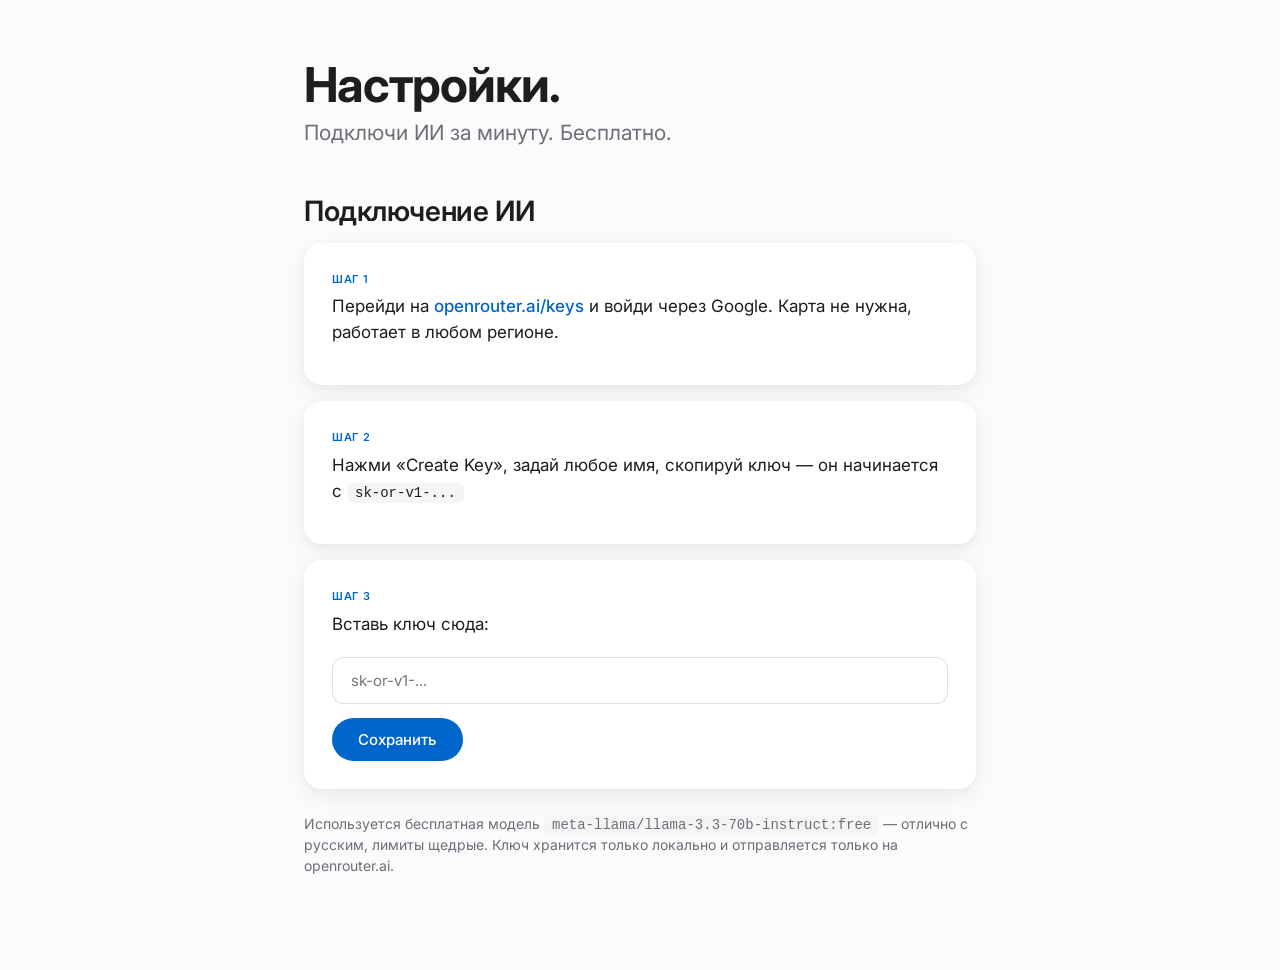
<file: extension/options.html>
<!doctype html>
<html lang="ru">
<head>
<meta charset="utf-8">
<title>PromptKeeper — настройки</title>
<link href="https://fonts.googleapis.com/css2?family=Inter:wght@400;500;600;700&display=swap" rel="stylesheet">
<style>
:root {
  --apple-bg-white: #FFFFFF;
  --apple-bg-light-gray: #F5F5F7;
  --apple-bg-elevated: #FBFBFD;
  --apple-text-primary: #1D1D1F;
  --apple-text-secondary: #6E6E73;
  --apple-link-blue: #0066CC;
  --apple-link-blue-hover: #0077ED;
  --apple-font-display: 'SF Pro Display','Inter','Helvetica Neue','Arial',sans-serif;
  --apple-font-text: 'SF Pro Text','Inter','Helvetica Neue','Arial',sans-serif;
}
* { box-sizing: border-box; }
body {
  font: 17px/1.53 var(--apple-font-text);
  max-width: 720px; margin: 0 auto;
  padding: 60px 24px 80px;
  background: var(--apple-bg-elevated);
  color: var(--apple-text-primary);
  -webkit-font-smoothing: antialiased;
}
h1 {
  font-family: var(--apple-font-display);
  font-size: 48px; font-weight: 700;
  letter-spacing: -0.02em; line-height: 1.05;
  margin: 0 0 8px;
}
.subtitle { font-size: 21px; color: var(--apple-text-secondary); margin: 0 0 48px; line-height: 1.4; }
h2 {
  font-family: var(--apple-font-display);
  font-size: 28px; font-weight: 600;
  letter-spacing: -0.015em; line-height: 1.1;
  margin: 40px 0 16px;
}
.step {
  background: var(--apple-bg-white); padding: 28px;
  border-radius: 18px; margin: 16px 0;
  box-shadow: 0 2px 8px rgba(0,0,0,.04), 0 8px 24px rgba(0,0,0,.06);
}
.step p { margin: 0 0 12px; }
.step .label {
  font-size: 11px; font-weight: 600;
  text-transform: uppercase; letter-spacing: 0.06em;
  color: var(--apple-link-blue); margin-bottom: 6px; display: block;
}
input[type=password] {
  width: 100%; padding: 13px 18px; border-radius: 12px;
  border: 1px solid rgba(0,0,0,.12);
  background: var(--apple-bg-white); color: var(--apple-text-primary);
  font: 15px var(--apple-font-text);
  margin: 8px 0 14px;
}
input:focus { outline: 0; border-color: var(--apple-link-blue); box-shadow: 0 0 0 3px rgba(0,102,204,.15); }
button {
  background: var(--apple-link-blue); color: #fff; border: 0;
  padding: 12px 26px; border-radius: 980px; cursor: pointer;
  font: 500 15px var(--apple-font-text);
}
button:hover { background: var(--apple-link-blue-hover); }
.ok { color: #2D8C3C; font-weight: 500; margin-left: 12px; }
a { color: var(--apple-link-blue); text-decoration: none; font-weight: 500; }
a:hover { text-decoration: underline; }
code {
  background: var(--apple-bg-light-gray);
  padding: 2px 8px; border-radius: 6px;
  font: 14px 'SF Mono', ui-monospace, Menlo, monospace;
}
.note { color: var(--apple-text-secondary); font-size: 14px; line-height: 1.5; margin-top: 24px; }
</style>
</head>
<body>

<h1>Настройки.</h1>
<p class="subtitle">Подключи ИИ за минуту. Бесплатно.</p>

<h2>Подключение ИИ</h2>
<div class="step">
  <span class="label">Шаг 1</span>
  <p>Перейди на <a href="https://openrouter.ai/keys" target="_blank">openrouter.ai/keys</a> и войди через Google. Карта не нужна, работает в любом регионе.</p>
</div>
<div class="step">
  <span class="label">Шаг 2</span>
  <p>Нажми «Create Key», задай любое имя, скопируй ключ — он начинается с <code>sk-or-v1-...</code></p>
</div>
<div class="step">
  <span class="label">Шаг 3</span>
  <p>Вставь ключ сюда:</p>
  <input id="key" type="password" placeholder="sk-or-v1-...">
  <button id="save">Сохранить</button>
  <span id="status"></span>
</div>

<p class="note">
Используется бесплатная модель <code>meta-llama/llama-3.3-70b-instruct:free</code> — отлично с русским, лимиты щедрые. Ключ хранится только локально и отправляется только на openrouter.ai.
</p>

<script>
  const $ = s => document.querySelector(s);
  chrome.storage.local.get('pk_groq_key', o => { $('#key').value = o.pk_groq_key || ''; });
  $('#save').onclick = async () => {
    await chrome.storage.local.set({pk_groq_key: $('#key').value.trim()});
    $('#status').textContent = '✓ сохранено';
    $('#status').className = 'ok';
    setTimeout(() => $('#status').textContent = '', 2400);
  };
</script>
</body>
</html>
</file>
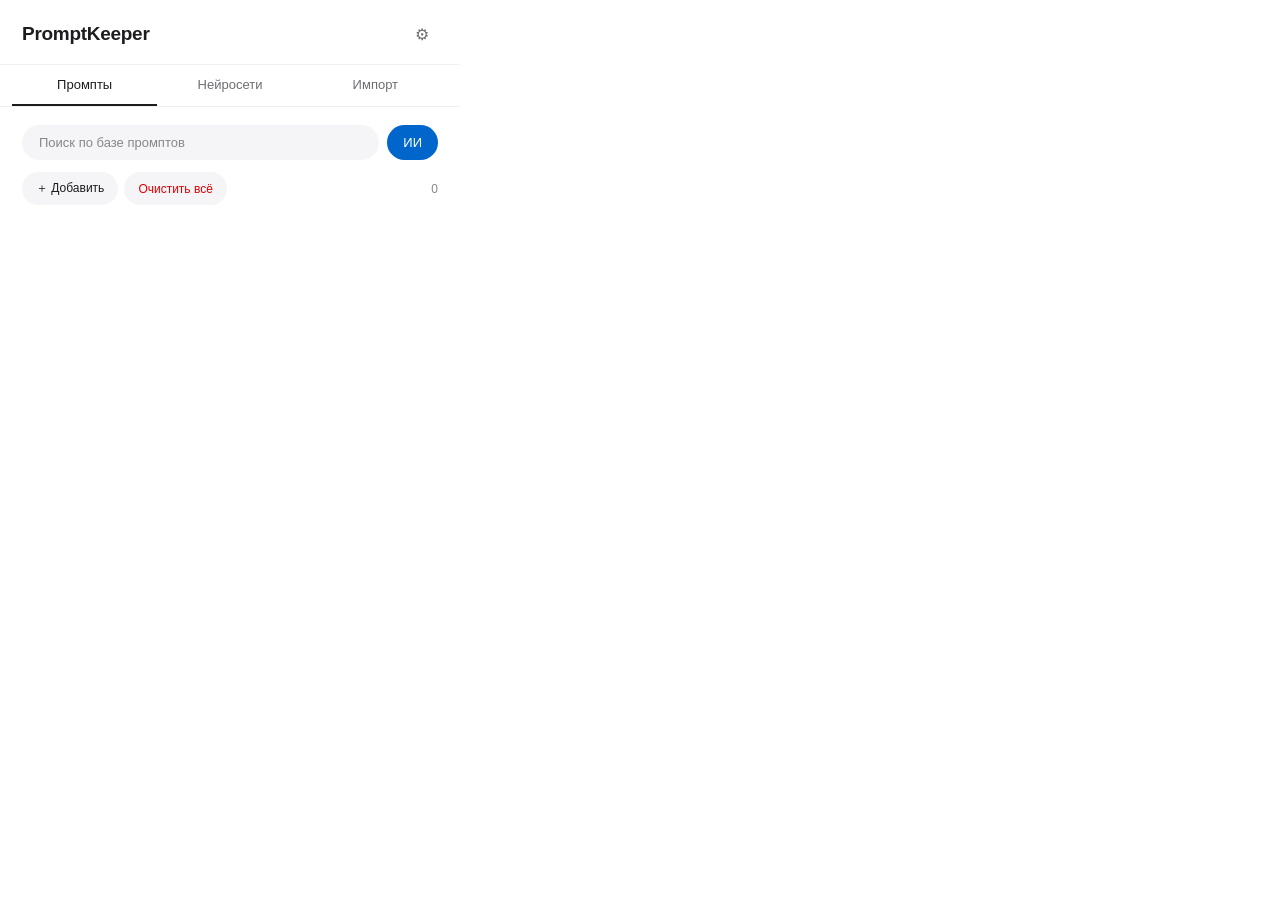
<file: extension/popup.html>
<!doctype html>
<html lang="ru">
<head>
<meta charset="utf-8">
<title>PromptKeeper</title>
<link rel="stylesheet" href="popup.css">
</head>
<body>
<header>
  <div class="logo">PromptKeeper</div>
  <button id="settings-btn" title="Настройки">⚙</button>
</header>

<nav class="tabs">
  <button class="tab active" data-tab="prompts">Промпты</button>
  <button class="tab" data-tab="tools">Нейросети</button>
  <button class="tab" data-tab="import">Импорт</button>
</nav>

<section id="tab-prompts" class="tab-panel active">
  <div class="search-row">
    <input id="search-prompts" placeholder="Поиск по базе промптов">
    <button id="ai-search-prompts" title="Найти через ИИ">ИИ</button>
  </div>
  <div class="actions-row">
    <div style="display:flex;gap:6px;flex-wrap:wrap">
      <button id="add-prompt">＋ Добавить</button>
      <button id="clear-prompts" class="danger-ghost" title="Удалить все промпты">Очистить всё</button>
    </div>
    <span class="counter" id="cnt-prompts">0</span>
  </div>
  <div id="prompts-list" class="list"></div>
</section>

<section id="tab-tools" class="tab-panel">
  <div class="search-row">
    <input id="search-tools" placeholder="Что хочу сделать?">
    <button id="ai-search-tools" title="Подобрать нейросеть через ИИ">ИИ</button>
  </div>
  <div class="actions-row">
    <button id="add-tool">＋ Добавить нейросеть</button>
    <span class="counter" id="cnt-tools">0</span>
  </div>
  <div id="tools-list" class="list"></div>
</section>

<section id="tab-import" class="tab-panel">
  <h3>Импорт из текста.</h3>
  <p class="hint">Вставь любой текст — ИИ найдёт промпты и нейросети и добавит в базу.</p>
  <textarea id="import-text" rows="6" placeholder="Вставь переписку из тг или любой текст"></textarea>
  <div class="row">
    <label><input type="radio" name="imp-mode" value="prompts" checked> Промпты</label>
    <label><input type="radio" name="imp-mode" value="tools"> Нейросети</label>
    <label><input type="radio" name="imp-mode" value="both"> Всё что найдёт</label>
  </div>
  <button id="ai-import" class="primary">Распарсить через ИИ</button>
  <div id="import-result" class="result"></div>

  <hr>
  <h3>База в JSON-файле</h3>
  <p class="hint">Сохрани всю базу в один JSON-файл на диск. Этот файл потом можно загрузить обратно или открыть в веб-приложении.</p>
  <div class="row">
    <button id="export-all" class="primary">Сохранить базу в JSON</button>
    <button id="import-json">Загрузить из JSON</button>
    <input type="file" id="import-file" accept=".json" hidden>
  </div>
</section>

<div id="modal" class="modal hidden">
  <div class="modal-card">
    <button class="close" id="modal-close">×</button>
    <h3 id="modal-title">Добавить</h3>
    <div id="modal-body"></div>
  </div>
</div>

<script src="popup.js"></script>
</body>
</html>
</file>
<file: extension/popup.css>
:root {
  --apple-bg-white: #FFFFFF;
  --apple-bg-light-gray: #F5F5F7;
  --apple-text-primary: #1D1D1F;
  --apple-text-secondary: #6E6E73;
  --apple-text-tertiary: #86868B;
  --apple-link-blue: #0066CC;
  --apple-link-blue-hover: #0077ED;
  --apple-accent-red: #E30000;
  --apple-font-display: 'SF Pro Display','Helvetica Neue','Arial',sans-serif;
  --apple-font-text: 'SF Pro Text','Helvetica Neue','Arial',sans-serif;
}
* { box-sizing: border-box; }
html, body {
  margin:0; padding:0; width: 460px; min-height: 540px;
  font: 14px/1.5 var(--apple-font-text);
  color: var(--apple-text-primary);
  background: var(--apple-bg-white);
  -webkit-font-smoothing: antialiased;
}
header {
  display:flex; align-items:center; justify-content:space-between;
  padding: 18px 22px 14px; border-bottom: 1px solid rgba(0,0,0,.06);
}
.logo {
  font-family: var(--apple-font-display);
  font-weight: 600; font-size: 19px; letter-spacing: -0.015em;
}
header button {
  background: transparent; border: 0; color: var(--apple-text-secondary);
  width: 32px; height: 32px; border-radius: 50%;
  cursor: pointer; font-size: 16px; transition: background .2s;
}
header button:hover { background: var(--apple-bg-light-gray); }

.tabs { display: flex; padding: 0 12px; border-bottom: 1px solid rgba(0,0,0,.06); }
.tab {
  flex: 1; background: none; border: 0;
  color: var(--apple-text-secondary);
  padding: 12px 8px; cursor: pointer;
  font: 500 13px var(--apple-font-text);
  border-bottom: 2px solid transparent;
  transition: color .2s, border-color .2s;
}
.tab:hover { color: var(--apple-text-primary); }
.tab.active { color: var(--apple-text-primary); border-bottom-color: var(--apple-text-primary); }

.tab-panel { display: none; padding: 18px 22px; }
.tab-panel.active { display: block; }

.search-row { display: flex; gap: 8px; margin-bottom: 12px; }
.search-row input {
  flex: 1; background: var(--apple-bg-light-gray);
  color: var(--apple-text-primary);
  border: 1px solid transparent; border-radius: 980px;
  padding: 9px 16px; font: 13px var(--apple-font-text);
  transition: background .2s, border-color .2s;
}
.search-row input:focus {
  outline: 0; background: var(--apple-bg-white); border-color: var(--apple-link-blue);
}
.search-row input::placeholder { color: var(--apple-text-tertiary); }
.search-row button, button.primary {
  background: var(--apple-link-blue); color: #fff; border: 0;
  border-radius: 980px; padding: 9px 16px;
  cursor: pointer; font: 500 13px var(--apple-font-text);
  transition: background .2s;
}
.search-row button:hover, button.primary:hover { background: var(--apple-link-blue-hover); }

.actions-row { display: flex; align-items: center; justify-content: space-between; margin-bottom: 12px; gap: 8px; }
.actions-row button {
  background: var(--apple-bg-light-gray); color: var(--apple-text-primary);
  border: 0; border-radius: 980px; padding: 8px 14px;
  cursor: pointer; font-size: 12px; font-weight: 500;
  transition: background .2s;
}
.actions-row button:hover { background: #E8E8ED; }
.actions-row button.danger-ghost { color: var(--apple-accent-red); }
.actions-row button.danger-ghost:hover { background: #FFEBEB; }
.counter { color: var(--apple-text-tertiary); font-size: 12px; }

.list { display: flex; flex-direction: column; gap: 10px; max-height: 380px; overflow-y: auto; }
.list::-webkit-scrollbar { width: 6px; }
.list::-webkit-scrollbar-thumb { background: rgba(0,0,0,.18); border-radius: 4px; }

.card {
  background: var(--apple-bg-white);
  border: 1px solid rgba(0,0,0,.08);
  border-radius: 12px; padding: 12px 14px;
  cursor: pointer;
  transition: box-shadow .25s, transform .2s, border-color .2s;
  position: relative;
}
.card:hover {
  border-color: rgba(0,0,0,.12);
  box-shadow: 0 2px 8px rgba(0,0,0,.04), 0 8px 24px rgba(0,0,0,.08);
  transform: translateY(-1px);
}
.card .title {
  font-family: var(--apple-font-display); font-weight: 600;
  margin-bottom: 5px; font-size: 14px; letter-spacing: -0.015em;
  display: flex; justify-content: space-between; gap: 8px; align-items: center;
  padding-right: 24px;
}
.card .text {
  color: var(--apple-text-secondary); font-size: 13px; line-height: 1.5;
  display: -webkit-box; -webkit-line-clamp: 3; -webkit-box-orient: vertical; overflow: hidden;
}
.card a { color: var(--apple-link-blue); text-decoration: none; font-size: 12px; }
.card a:hover { text-decoration: underline; }
.card .del {
  position: absolute; top: 8px; right: 8px;
  background: transparent; border: 0; color: var(--apple-text-tertiary);
  width: 22px; height: 22px; border-radius: 50%;
  font-size: 16px; line-height: 1; cursor: pointer; padding: 0;
  display: flex; align-items: center; justify-content: center;
  transition: background .2s, color .2s;
  opacity: 0;
}
.card:hover .del { opacity: 1; }
.card .del:hover { background: #FFEBEB; color: var(--apple-accent-red); }

.tags { margin-top: 8px; display: flex; flex-wrap: wrap; gap: 5px; }
.tag {
  background: var(--apple-bg-light-gray); color: var(--apple-text-secondary);
  padding: 3px 9px; border-radius: 8px; font-size: 11px; font-weight: 500;
}
.score {
  background: var(--apple-link-blue); color: #fff;
  padding: 2px 8px; border-radius: 8px; font-size: 10px; font-weight: 600;
}

.empty {
  color: var(--apple-text-tertiary); text-align: center;
  padding: 40px 16px; font-size: 13px; line-height: 1.5;
}

textarea {
  width: 100%; background: var(--apple-bg-light-gray);
  color: var(--apple-text-primary); border: 1px solid transparent;
  border-radius: 12px; padding: 10px 12px;
  font: 13px/1.5 var(--apple-font-text); resize: vertical;
}
textarea:focus { outline: 0; background: var(--apple-bg-white); border-color: var(--apple-link-blue); }

input[type="text"], input[type="url"] {
  width: 100%; background: var(--apple-bg-light-gray);
  color: var(--apple-text-primary); border: 1px solid transparent;
  border-radius: 12px; padding: 9px 12px;
  font: 13px var(--apple-font-text); margin-top: 4px;
}
input:focus { outline: 0; background: var(--apple-bg-white); border-color: var(--apple-link-blue); }

.row { display: flex; gap: 12px; margin: 10px 0; flex-wrap: wrap; align-items: center; }
.row label { color: var(--apple-text-secondary); font-size: 13px; cursor: pointer; }

.hint { color: var(--apple-text-secondary); font-size: 12px; line-height: 1.5; }
.result {
  margin-top: 12px; padding: 12px;
  background: var(--apple-bg-light-gray); border-radius: 12px;
  font: 12px/1.5 var(--apple-font-text);
  max-height: 200px; overflow-y: auto;
  color: var(--apple-text-secondary);
}
hr { border: 0; border-top: 1px solid rgba(0,0,0,.08); margin: 18px 0; }

h3 {
  margin: 8px 0; font-family: var(--apple-font-display);
  font-size: 15px; font-weight: 600; letter-spacing: -0.015em;
}

.modal {
  position: fixed; inset: 0;
  background: rgba(0,0,0,.4);
  backdrop-filter: blur(8px); -webkit-backdrop-filter: blur(8px);
  display: flex; align-items: center; justify-content: center; z-index: 1000;
}
.modal.hidden { display: none; }
.modal-card {
  background: var(--apple-bg-white); border-radius: 18px;
  padding: 20px; width: 92%; max-width: 420px;
  position: relative; max-height: 90vh; overflow-y: auto;
  box-shadow: 0 8px 20px rgba(0,0,0,.08), 0 20px 60px rgba(0,0,0,.16);
}
.modal-card .close {
  position: absolute; top: 10px; right: 12px;
  background: var(--apple-bg-light-gray); border: 0;
  color: var(--apple-text-secondary);
  width: 28px; height: 28px; border-radius: 50%;
  font-size: 16px; cursor: pointer;
}
.modal-card label {
  display: block; margin-top: 12px;
  font-size: 11px; font-weight: 600;
  color: var(--apple-text-secondary);
  text-transform: uppercase; letter-spacing: 0.04em;
}
.modal-actions {
  display: flex; gap: 8px; justify-content: flex-end; margin-top: 18px;
}
button.danger {
  background: #FFEBEB; color: var(--apple-accent-red); border: 0;
  border-radius: 980px; padding: 9px 16px; cursor: pointer;
  font-weight: 500; font-size: 13px;
}
button.danger:hover { background: #FFDADA; }
button.ghost {
  background: var(--apple-bg-light-gray); color: var(--apple-text-primary);
  border: 0; border-radius: 980px; padding: 9px 16px;
  cursor: pointer; font-weight: 500; font-size: 13px;
}
button.ghost:hover { background: #E8E8ED; }
</file>
